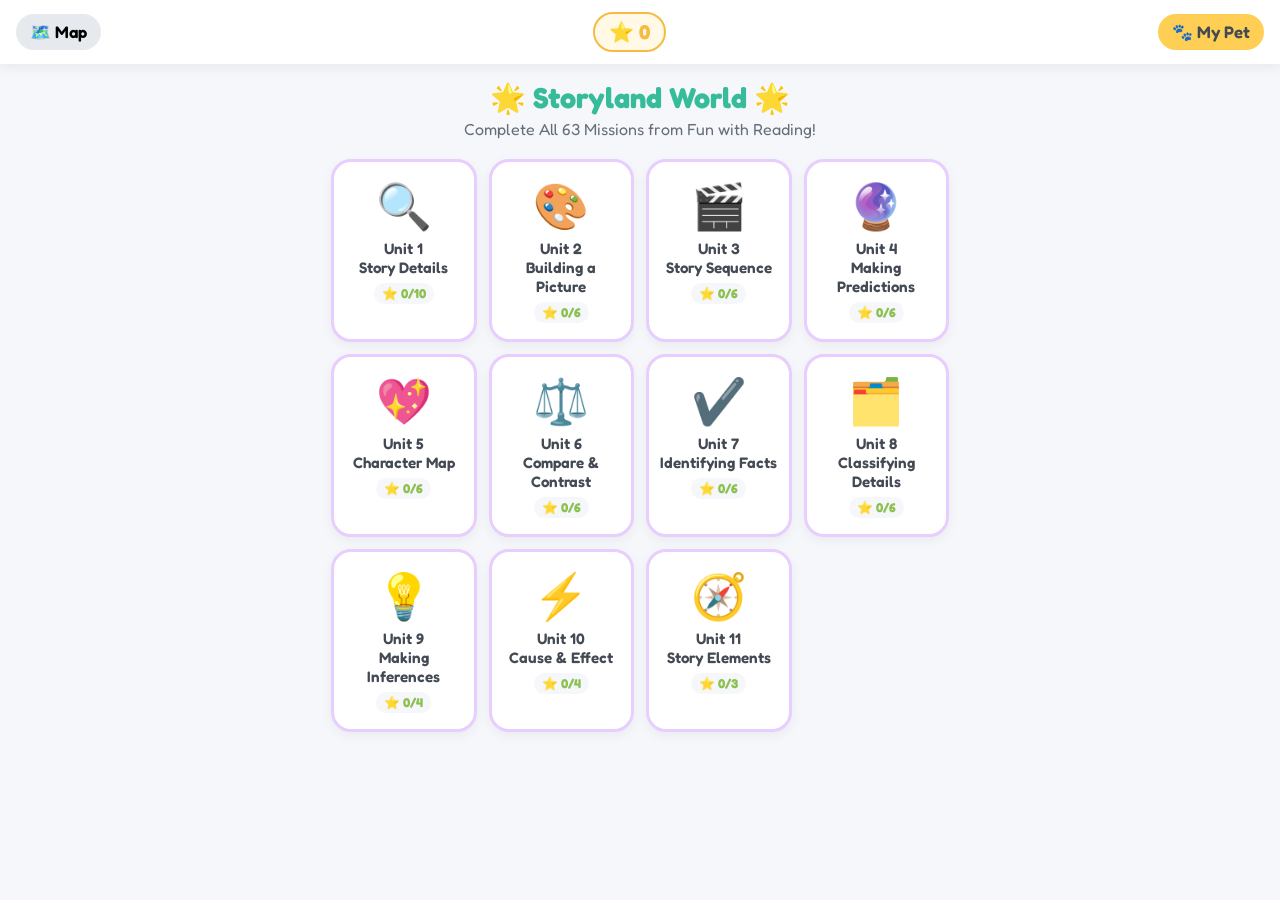
<file: reading/index.html>
<!DOCTYPE html>
<html lang="en">
<head>
  <meta charset="UTF-8">
  <meta name="viewport" content="width=device-width, initial-scale=1.0, maximum-scale=1.0, user-scalable=no, viewport-fit=cover">
  <title>Fun with Reading - Full Curriculum (63 Stories)</title>
  <link rel="preconnect" href="https://fonts.googleapis.com">
  <link rel="preconnect" href="https://fonts.gstatic.com" crossorigin>
  <link href="https://fonts.googleapis.com/css2?family=Fredoka:wght@400;600;700&display=swap" rel="stylesheet">
  <link rel="stylesheet" href="style.css">
</head>
<body>

  <!-- แถบนำทางด้านบน -->
  <header class="top-nav">
    <button class="nav-btn" onclick="showScreen('worldMapScreen')">🗺️ Map</button>
    <div class="stars-counter">⭐ <span id="totalStars">0</span></div>
    <button class="nav-btn pet-nav-btn" onclick="openPetMode()">🐾 My Pet</button>
  </header>

  <canvas id="confettiCanvas"></canvas>

  <main class="app-container">

    <!-- 1. แผนที่ 11 หน่วยการเรียนรู้ -->
    <section id="worldMapScreen" class="screen active">
      <div class="header-box">
        <h1>🌟 Storyland World 🌟</h1>
        <p>Complete All 63 Missions from Fun with Reading!</p>
      </div>
      <div class="islands-grid" id="islandsContainer"></div>
    </section>

    <!-- 2. หน้ารายชื่อนิทานในแต่ละหน่วย -->
    <section id="storySelectScreen" class="screen">
      <button class="back-pill" onclick="showScreen('worldMapScreen')">⬅️ Back to Map</button>
      <h2 id="currentUnitTitle" class="unit-title">Unit</h2>
      <div class="stories-grid" id="storiesContainer"></div>
    </section>

    <!-- 3. หน้านิทานเต็ม + คาราโอเกะ -->
    <section id="storyReaderScreen" class="screen">
      <button class="back-pill" onclick="showScreen('storySelectScreen')">⬅️ Back</button>
      
      <div class="reader-card">
        <div class="story-illustration" id="storyEmojiHero">📖</div>
        <h2 id="readerTitle">Story Title</h2>
        
        <div class="story-text-container" id="storyLinesBox"></div>

        <div class="audio-controls">
          <button class="btn-giant play-btn" onclick="readStoryAloud()">
            🔊 Read to Me
          </button>
        </div>

        <button class="btn-giant next-mission-btn" onclick="startStoryMission()">
          🎮 Play Mission! ➔
        </button>
      </div>
    </section>

    <!-- 4. หน้าทำภารกิจ/มินิเกม (มีเนื้อเรื่องกำกับอยู่ด้านบนเสมอ) -->
    <section id="gamePlayScreen" class="screen">
      <div class="game-top-bar">
        <span id="gameProgressTag" class="mission-tag">Question 1/4</span>
        <button class="btn-close" onclick="exitToReader()">✕</button>
      </div>

      <!-- กล่องเนื้อเรื่องกำกับให้อ่านประกอบโจทย์เสมอ -->
      <div class="mission-story-banner" id="missionStoryBanner">
        <div class="banner-header">
          <span id="missionStoryTitle" class="banner-title">📖 Story</span>
          <button class="banner-listen-btn" onclick="readMissionStoryAloud()" title="Listen again">🔊 Listen</button>
        </div>
        <div class="banner-lines" id="missionStoryLines"></div>
      </div>

      <!-- การ์ดโจทย์คำถามและตัวเลือก -->
      <div class="mission-card">
        <div class="prompt-box">
          <h3 id="gameInstruction">Instruction</h3>
          <button class="tts-small-btn" onclick="speakInstruction()">🔊</button>
        </div>

        <div id="dynamicGameArea" class="game-playfield"></div>
      </div>
    </section>

    <!-- 5. โหมดทบทวนคำศัพท์และให้อาหารสัตว์เลี้ยง -->
    <section id="petScreen" class="screen">
      <button class="back-pill" onclick="showScreen('worldMapScreen')">⬅️ Back to Map</button>
      <div class="pet-card">
        <h2>🐾 Word Pet Sanctuary</h2>
        <div class="pet-avatar-stage">
          <div id="petAvatar" class="pet-avatar">🐶</div>
          <div class="pet-bubble" id="petSpeech">Feed me words!</div>
        </div>

        <div class="pet-stats">
          <div class="stat-bar">
            <span>❤️ Happiness</span>
            <div class="bar-outer"><div id="petHeartBar" class="bar-inner" style="width: 50%;"></div></div>
          </div>
        </div>

        <div class="vocab-game-box">
          <h3>Tap the word you hear!</h3>
          <button class="btn-speaker" onclick="playVocabAudioPrompt()">🔊 Say Word</button>
          <div class="vocab-bubble-row" id="vocabChoicesBox"></div>
        </div>
      </div>
    </section>

  </main>

  <script src="data.js"></script>
  <script src="app.js"></script>
</body>
</html>
</file>
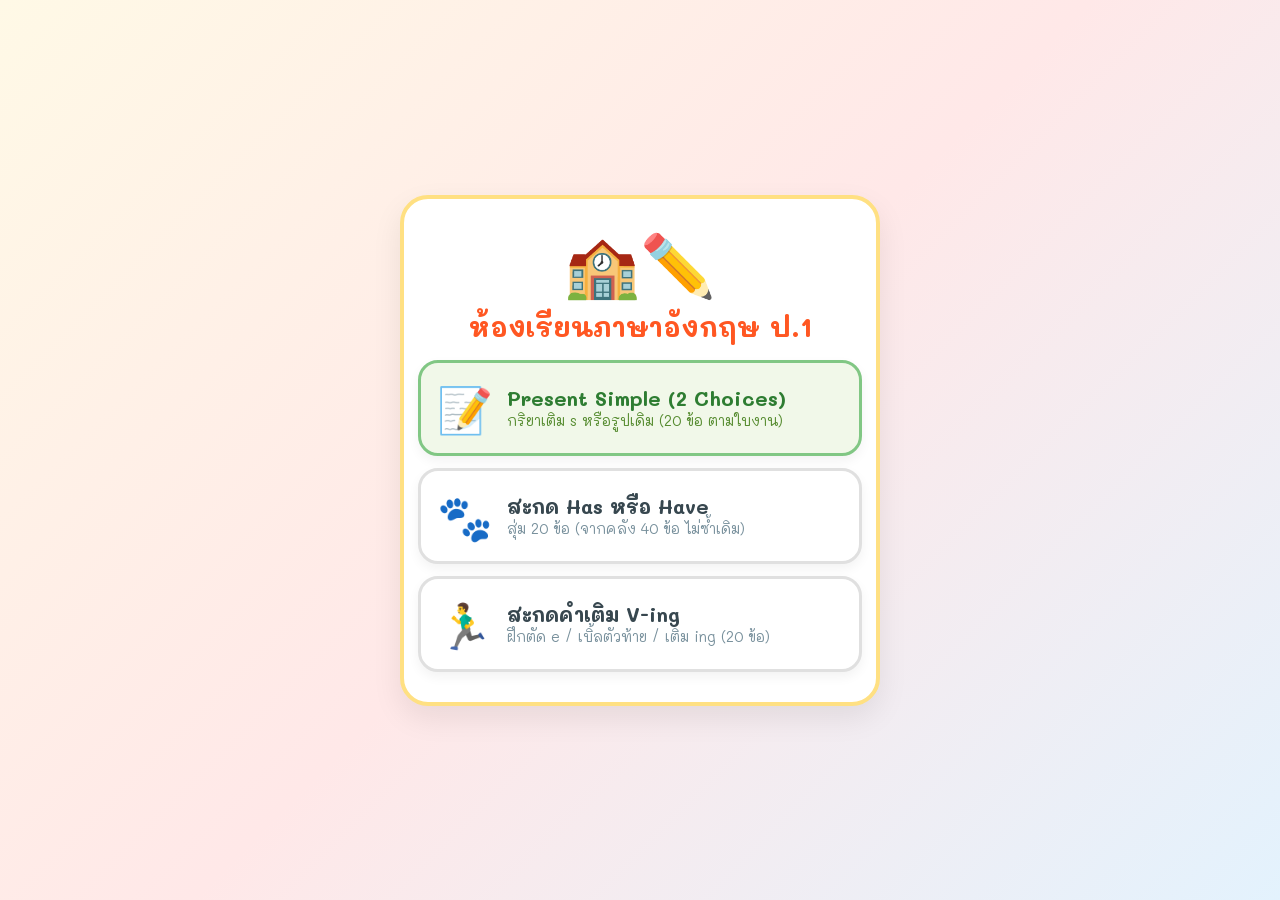
<file: english_2026.html>
<!DOCTYPE html>
<html lang="th">
<head>
  <meta charset="UTF-8">
  <meta name="viewport" content="width=device-width, initial-scale=1.0, maximum-scale=1.0, user-scalable=no">
  <title>เกมภาษาอังกฤษ ป.1: Present Simple & Grammar</title>
  <link href="https://fonts.googleapis.com/css2?family=Mali:wght@500;700;800&display=swap" rel="stylesheet">
  <style>
    :root {
      --primary: #4A90E2;
      --success: #4CAF50;
      --error: #FF5252;
      --yellow: #FFD54F;
      --bg-gradient: linear-gradient(135deg, #FFF9E6 0%, #FFE8E8 50%, #E3F2FD 100%);
      --text-dark: #37474F;
    }

    * {
      box-sizing: border-box;
      font-family: 'Mali', cursive, sans-serif;
      user-select: none;
      -webkit-tap-highlight-color: transparent;
    }

    body {
      margin: 0;
      padding: 12px;
      min-height: 100dvh;
      background: var(--bg-gradient);
      display: flex;
      justify-content: center;
      align-items: center;
    }

    /* การ์ดเกมหลัก (Mobile-First) */
    .app-card {
      background: #ffffff;
      border-radius: 28px;
      box-shadow: 0 12px 30px rgba(0, 0, 0, 0.08);
      width: 100%;
      max-width: 480px;
      padding: 18px 14px;
      text-align: center;
      border: 4px solid #FFE082;
      position: relative;
    }

    /* แถบด้านบน */
    .top-bar {
      display: flex;
      justify-content: space-between;
      align-items: center;
      margin-bottom: 10px;
    }

    .btn-circle {
      background: #ECEFF1;
      border: 2px solid #CFD8DC;
      border-radius: 50%;
      width: 42px;
      height: 42px;
      font-size: 1.25rem;
      cursor: pointer;
      display: flex;
      justify-content: center;
      align-items: center;
    }

    .btn-circle:active {
      transform: scale(0.92);
    }

    .badge-progress {
      background: #FF8A80;
      color: white;
      padding: 4px 16px;
      border-radius: 18px;
      font-size: 1.05rem;
      font-weight: 700;
    }

    .progress-track {
      background: #EEEEEE;
      border-radius: 10px;
      height: 10px;
      overflow: hidden;
      margin-bottom: 12px;
    }

    .progress-fill {
      background: linear-gradient(90deg, #66BB6A, #43A047);
      height: 100%;
      width: 0%;
      transition: width 0.3s ease;
    }

    /* อีโมจิดุ๊กดิ๊ก */
    .emoji-display {
      font-size: 4.2rem;
      min-height: 75px;
      display: flex;
      justify-content: center;
      align-items: center;
      animation: floatAnim 2s ease-in-out infinite;
    }

    @keyframes floatAnim {
      0%, 100% { transform: translateY(0px) scale(1); }
      50% { transform: translateY(-7px) scale(1.06); }
    }

    /* กล่องคำถาม */
    .question-panel {
      background: #F9FBE7;
      border: 2px dashed #AFB42B;
      border-radius: 20px;
      padding: 16px 12px;
      margin-bottom: 16px;
    }

    .prompt-label {
      font-size: 1.05rem;
      color: #689F38;
      font-weight: 700;
      margin-bottom: 4px;
    }

    .sentence-box {
      font-size: 1.45rem;
      font-weight: 800;
      color: var(--text-dark);
      line-height: 1.45;
    }

    .subject-text {
      color: #D84315;
      border-bottom: 2px solid #FFAB91;
    }

    .answer-slot {
      display: inline-block;
      min-width: 85px;
      min-height: 40px;
      padding: 2px 10px;
      margin: 0 4px;
      background: #FFFDE7;
      border: 2px solid #FFB300;
      border-radius: 14px;
      color: #1565C0;
      font-size: 1.5rem;
      vertical-align: middle;
    }

    /* แป้นกล่องตัวอักษร (สำหรับโหมดสะกด Has/Have & Ving) */
    .keyboard-wrapper {
      background: #F5F5F5;
      border-radius: 22px;
      padding: 14px 10px;
      margin-bottom: 14px;
    }

    .letters-grid {
      display: flex;
      flex-wrap: wrap;
      gap: 8px;
      justify-content: center;
      margin-bottom: 12px;
    }

    .btn-letter {
      background: #FFFFFF;
      border: 2px solid #90CAF9;
      color: #0D47A1;
      font-size: 1.6rem;
      font-weight: 800;
      width: 52px;
      height: 52px;
      border-radius: 14px;
      cursor: pointer;
      box-shadow: 0 4px 0 #64B5F6;
      display: flex;
      justify-content: center;
      align-items: center;
    }

    .btn-letter:active {
      transform: translateY(3px);
      box-shadow: 0 1px 0 #64B5F6;
      background: #E3F2FD;
    }

    .action-controls {
      display: flex;
      gap: 10px;
    }

    .btn-action {
      padding: 12px 6px;
      font-size: 1.25rem;
      font-weight: 800;
      border-radius: 16px;
      border: none;
      cursor: pointer;
      color: white;
      transition: all 0.08s;
    }

    .btn-delete {
      background: #FF7043;
      box-shadow: 0 4px 0 #D84315;
      flex: 0.4;
    }
    .btn-delete:active { transform: translateY(3px); box-shadow: 0 1px 0 #D84315; }

    .btn-check {
      background: #4CAF50;
      box-shadow: 0 4px 0 #2E7D32;
      flex: 0.6;
    }
    .btn-check:active { transform: translateY(3px); box-shadow: 0 1px 0 #2E7D32; }

    /* ปุ่ม 2 ตัวเลือก สำหรับหมวด Present Simple */
    .two-choices-wrapper {
      display: flex;
      flex-direction: column;
      gap: 12px;
      margin-bottom: 10px;
    }

    .btn-choice-2 {
      width: 100%;
      padding: 16px 12px;
      font-size: 1.55rem;
      font-weight: 800;
      border-radius: 20px;
      border: none;
      cursor: pointer;
      color: white;
      box-shadow: 0 5px 0 rgba(0,0,0,0.15);
      transition: all 0.08s ease;
      display: flex;
      align-items: center;
      justify-content: flex-start;
      padding-left: 24px;
    }

    .btn-choice-2:active {
      transform: translateY(4px);
      box-shadow: 0 1px 0 rgba(0,0,0,0.15);
    }

    .choice-opt-a { background: #42A5F5; }
    .choice-opt-b { background: #66BB6A; }

    .choice-badge {
      background: rgba(255,255,255,0.3);
      padding: 4px 12px;
      border-radius: 12px;
      margin-right: 14px;
      font-size: 1.25rem;
    }

    /* เมนูหลัก */
    .menu-card {
      background: white;
      border: 3px solid #E0E0E0;
      border-radius: 20px;
      padding: 16px;
      margin-bottom: 12px;
      cursor: pointer;
      display: flex;
      align-items: center;
      text-align: left;
      box-shadow: 0 5px 12px rgba(0,0,0,0.05);
      transition: all 0.15s;
    }

    .menu-card:active {
      transform: scale(0.98);
      border-color: #FFA726;
      background: #FFFDE7;
    }

    /* Popup Modal เฉลย */
    .modal-backdrop {
      position: fixed;
      top: 0; left: 0; right: 0; bottom: 0;
      background: rgba(0, 0, 0, 0.45);
      display: flex;
      justify-content: center;
      align-items: center;
      padding: 16px;
      opacity: 0;
      pointer-events: none;
      transition: opacity 0.2s ease;
      z-index: 1000;
    }

    .modal-backdrop.active {
      opacity: 1;
      pointer-events: all;
    }

    .modal-window {
      background: white;
      border-radius: 26px;
      padding: 22px 18px;
      width: 100%;
      max-width: 390px;
      text-align: center;
      border: 4px solid #B2EBF2;
      transform: scale(0.85);
      transition: transform 0.25s cubic-bezier(0.175, 0.885, 0.32, 1.275);
    }

    .modal-backdrop.active .modal-window { transform: scale(1); }
    .popup-icon { font-size: 3.8rem; margin-bottom: 6px; }
    .popup-title { font-size: 1.6rem; font-weight: 800; margin-bottom: 8px; }
    .popup-text { font-size: 1.15rem; color: #455A64; line-height: 1.5; margin-bottom: 18px; }
    .popup-text b { color: #D81B60; }

    .hidden { display: none !important; }
  </style>
</head>
<body>

  <div class="app-card">
    
    <!-- 1. หน้าเมนูหลัก (3 โหมด) -->
    <div id="screen-menu">
      <div style="font-size: 3.8rem; margin: 6px 0;">🏫✏️</div>
      <h2 style="font-size: 1.7rem; color: #FF5722; margin: 4px 0 16px 0;">ห้องเรียนภาษาอังกฤษ ป.1</h2>

      <!-- โหมดใหม่: Present Simple (ตามใบงาน 2 Choices) -->
      <div class="menu-card" style="border-color: #81C784; background: #F1F8E9;" onclick="initGameMode('present_simple')">
        <div style="font-size: 2.8rem; margin-right: 14px;">📝</div>
        <div>
          <div style="font-size: 1.25rem; font-weight: 800; color: #2E7D32;">Present Simple (2 Choices)</div>
          <div style="font-size: 0.9rem; color: #558B2F;">กริยาเติม s หรือรูปเดิม (20 ข้อ ตามใบงาน)</div>
        </div>
      </div>

      <!-- โหมด: Has / Have สะกดคำ -->
      <div class="menu-card" onclick="initGameMode('hashave')">
        <div style="font-size: 2.8rem; margin-right: 14px;">🐾</div>
        <div>
          <div style="font-size: 1.25rem; font-weight: 800; color: #37474F;">สะกด Has หรือ Have</div>
          <div style="font-size: 0.9rem; color: #78909C;">สุ่ม 20 ข้อ (จากคลัง 40 ข้อ ไม่ซ้ำเดิม)</div>
        </div>
      </div>

      <!-- โหมด: V-ing สะกดคำ -->
      <div class="menu-card" onclick="initGameMode('ving')">
        <div style="font-size: 2.8rem; margin-right: 14px;">🏃‍♂️</div>
        <div>
          <div style="font-size: 1.25rem; font-weight: 800; color: #37474F;">สะกดคำเติม V-ing</div>
          <div style="font-size: 0.9rem; color: #78909C;">ฝึกตัด e / เบิ้ลตัวท้าย / เติม ing (20 ข้อ)</div>
        </div>
      </div>
    </div>

    <!-- 2. หน้าคำถาม (Quiz Screen) -->
    <div id="screen-quiz" class="hidden">
      <div class="top-bar">
        <button class="btn-circle" onclick="showScreen('menu')" title="กลับหน้าแรก">🏠</button>
        <span class="badge-progress" id="label-progress">ข้อ 1 / 20</span>
        <span style="font-size: 1.25rem; font-weight:800; color:#FFA000;" id="label-score">⭐ 0</span>
      </div>

      <div class="progress-track">
        <div class="progress-fill" id="progress-bar"></div>
      </div>

      <div class="emoji-display" id="question-emoji">⚽</div>

      <div class="question-panel">
        <div class="prompt-label" id="prompt-label">เลือกคำตอบที่ถูกต้อง</div>
        <div class="sentence-box" id="sentence-display"></div>
      </div>

      <!-- ส่วนที่ A: แป้นกล่องตัวอักษรสะกดคำ (สำหรับ Has/Have & V-ing) -->
      <div class="keyboard-wrapper hidden" id="keyboard-section">
        <div style="font-size:0.95rem; color:#78909C; font-weight:700; margin-bottom:10px;">แตะตัวอักษรสะกดทีละตัวจ้า 👇</div>
        <div class="letters-grid" id="letters-container"></div>
        <div class="action-controls">
          <button class="btn-action btn-delete" onclick="handleDelete()">⌫ ลบ</button>
          <button class="btn-action btn-check" onclick="handleCheckSpelling()">ตรวจคำตอบ ✨</button>
        </div>
      </div>

      <!-- ส่วนที่ B: ปุ่มเลือก 2 ตัวเลือก A / B (สำหรับ Present Simple) -->
      <div class="two-choices-wrapper hidden" id="two-choices-section">
        <button class="btn-choice-2 choice-opt-a" onclick="handleSelectTwoChoice('A')">
          <span class="choice-badge">A</span> <span id="choice-text-a">get up</span>
        </button>
        <button class="btn-choice-2 choice-opt-b" onclick="handleSelectTwoChoice('B')">
          <span class="choice-badge">B</span> <span id="choice-text-b">gets up</span>
        </button>
      </div>
    </div>

    <!-- 3. หน้าสรุปผลคะแนน (Result Screen) -->
    <div id="screen-result" class="hidden">
      <div style="font-size: 4.5rem; margin: 10px 0;" id="result-trophy">🏆</div>
      <h2 style="font-size: 1.8rem; color: #2E7D32; margin: 6px 0;" id="result-heading">ยอดเยี่ยมมากคนเก่ง!</h2>
      <p style="font-size: 1.2rem; color: #546E7A; margin-bottom: 6px;">น้องทำถูกตั้งแต่ครั้งแรกไปทั้งหมด</p>
      <div style="font-size: 2.6rem; font-weight: 800; color: #FFA000; margin-bottom: 20px;" id="result-score-text">⭐ 20 / 20</div>
      
      <button class="btn-action" style="background:#42A5F5; box-shadow:0 4px 0 #1976D2; width:100%; margin-bottom: 12px;" onclick="initGameMode(currentMode)">
        🔄 เล่นอีกรอบนะ!
      </button>
      <button class="btn-action" style="background:#B0BEC5; box-shadow:0 4px 0 #78909C; width:100%;" onclick="showScreen('menu')">
        🏠 กลับหน้าหลัก
      </button>
    </div>

  </div>

  <!-- Popup Modal เฉลย -->
  <div class="modal-backdrop" id="popup-modal">
    <div class="modal-window">
      <div class="popup-icon" id="popup-icon">🌟</div>
      <div class="popup-title" id="popup-title">ถูกต้องจ้า!</div>
      <div class="popup-text" id="popup-explain">คำอธิบาย</div>
      <button class="btn-action btn-check" style="width: 100%; font-size: 1.35rem;" onclick="handleNextQuestion()">
        ข้อต่อไปเลย ➔
      </button>
    </div>
  </div>

  <script>
    /* ==========================================================
       1. ระบบเสียงสังเคราะห์ Web Audio API (ไม่ต้องต่อเน็ต)
       ========================================================== */
    let audioContext = null;

    function ensureAudio() {
      if (!audioContext) audioContext = new (window.AudioContext || window.webkitAudioContext)();
      if (audioContext.state === 'suspended') audioContext.resume();
    }

    function soundCorrect() {
      ensureAudio();
      const notes = [523.25, 659.25, 783.99, 1046.50];
      notes.forEach((freq, idx) => {
        const osc = audioContext.createOscillator();
        const gain = audioContext.createGain();
        osc.type = 'triangle';
        osc.frequency.setValueAtTime(freq, audioContext.currentTime + idx * 0.07);

        gain.gain.setValueAtTime(0, audioContext.currentTime + idx * 0.07);
        gain.gain.linearRampToValueAtTime(0.25, audioContext.currentTime + idx * 0.07 + 0.02);
        gain.gain.exponentialRampToValueAtTime(0.001, audioContext.currentTime + idx * 0.07 + 0.32);

        osc.connect(gain);
        gain.connect(audioContext.destination);

        osc.start(audioContext.currentTime + idx * 0.07);
        osc.stop(audioContext.currentTime + idx * 0.07 + 0.32);
      });
    }

    function soundWrong() {
      ensureAudio();
      const freqs = [250, 180];
      freqs.forEach((f, idx) => {
        const osc = audioContext.createOscillator();
        const gain = audioContext.createGain();
        osc.type = 'sine';
        osc.frequency.setValueAtTime(f, audioContext.currentTime + idx * 0.14);

        gain.gain.setValueAtTime(0.3, audioContext.currentTime + idx * 0.14);
        gain.gain.exponentialRampToValueAtTime(0.001, audioContext.currentTime + idx * 0.14 + 0.2);

        osc.connect(gain);
        gain.connect(audioContext.destination);

        osc.start(audioContext.currentTime + idx * 0.14);
        osc.stop(audioContext.currentTime + idx * 0.14 + 0.2);
      });
    }

    /* ==========================================================
       2. คลังข้อสอบโหมดใหม่: Present Simple Tense (2 Choices 20 ข้อ)
       (อ้างอิงและต่อยอดจากใบงานของน้อง Punniya คละประธานครบถ้วน)
       ========================================================== */
    const presentSimpleBank = [
      // 1. I (Pronoun)
      { subject: 'I', rest: 'up at 7 o\'clock every day.', optA: 'get up', optB: 'gets up', correct: 'A', emoji: '⏰', explain: 'ประธานคือ <b>"I"</b> กริยาใช้รูปเดิม <b>ไม่ต้องเติม s</b> จ้า' },
      // 2. She (Pronoun)
      { subject: 'She', rest: 'to school every morning.', optA: 'go', optB: 'goes', correct: 'B', emoji: '🏫', explain: 'ประธานคือ <b>"She"</b> (1 คน) คำกริยาลงท้ายด้วย o ต้องเติม <b>es (goes)</b>' },
      // 3. We (Pronoun)
      { subject: 'We', rest: 'milk every day.', optA: 'drink', optB: 'drinks', correct: 'A', emoji: '🥛', explain: 'ประธานคือ <b>"We"</b> (พวกเรา หลายคน) กริยา <b>ไม่ต้องเติม s</b> จ้า' },
      // 4. He (Pronoun)
      { subject: 'He', rest: 'football after school.', optA: 'play', optB: 'plays', correct: 'B', emoji: '⚽', explain: 'ประธานคือ <b>"He"</b> (เขา 1 คน) กริยาต้องเติม <b>s (plays)</b>' },
      // 5. It (Pronoun)
      { subject: 'It', rest: 'brightly in the morning.', optA: 'shine', optB: 'shines', correct: 'B', emoji: '☀️', explain: 'ประธานคือ <b>"It"</b> (สิ่งเดียว) กริยาต้องเติม <b>s (shines)</b>' },
      // 6. You (Pronoun)
      { subject: 'You', rest: 'TV in the evening.', optA: 'watch', optB: 'watches', correct: 'A', emoji: '📺', explain: 'ประธานคือ <b>"You"</b> กริยาใช้รูปเดิม <b>ไม่ต้องเติม s/es</b> จ้า' },
      // 7. They (Pronoun)
      { subject: 'They', rest: 'English on Monday.', optA: 'study', optB: 'studies', correct: 'A', emoji: '📖', explain: 'ประธานคือ <b>"They"</b> (หลายคน) กริยาใช้รูปเดิม <b>ไม่ต้องเปลี่ยน y เป็น ies</b>' },
      // 8. My mom (Noun เอกพจน์)
      { subject: 'My mom', rest: 'dinner every night.', optA: 'cook', optB: 'cooks', correct: 'B', emoji: '🍳', explain: 'ประธานคือ <b>"My mom"</b> (คุณแม่ 1 คน) กริยาต้องเติม <b>s (cooks)</b>' },
      // 9. The boys (Noun พหูพจน์ -s)
      { subject: 'The boys', rest: 'fast in the park.', optA: 'run', optB: 'runs', correct: 'A', emoji: '🏃‍♂️', explain: 'ประธานคือ <b>"The boys"</b> (เด็กหลายคน มี s) กริยา <b>ไม่ต้องเติม s</b>' },
      // 10. She (Pronoun)
      { subject: 'She', rest: 'a storybook every day.', optA: 'read', optB: 'reads', correct: 'B', emoji: '📚', explain: 'ประธานคือ <b>"She"</b> (เธอ 1 คน) กริยาต้องเติม <b>s (reads)</b>' },
      // 11. It (Pronoun)
      { subject: 'It', rest: 'a ball in the garden.', optA: 'chases', optB: 'chase', correct: 'A', emoji: '🐶', explain: 'ประธานคือ <b>"It"</b> (สัตว์ 1 ตัว) กริยาต้องเติม <b>s (chases)</b>' },
      // 12. We (Pronoun)
      { subject: 'We', rest: 'lunch at 12 o\'clock.', optA: 'eat', optB: 'eats', correct: 'A', emoji: '🥪', explain: 'ประธานคือ <b>"We"</b> (พวกเรา หลายคน) กริยา <b>ไม่ต้องเติม s</b>' },
      // 13. Tom and Ben (Noun พหูพจน์ 2 คน)
      { subject: 'Tom and Ben', rest: 'their bicycles.', optA: 'ride', optB: 'rides', correct: 'A', emoji: '🚲', explain: 'ประธานคือ <b>"Tom and Ben"</b> (2 คน = หลายคน) กริยา <b>ไม่ต้องเติม s</b>' },
      // 14. Cats (Noun พหูพจน์ -s)
      { subject: 'Cats', rest: 'warm milk.', optA: 'like', optB: 'likes', correct: 'A', emoji: '🐱', explain: 'ประธานคือ <b>"Cats"</b> (แมวเติม s = หลายตัว) กริยา <b>ไม่ต้องเติม s</b>' },
      // 15. My sister (Noun เอกพจน์)
      { subject: 'My sister', rest: 'sweet ice cream.', optA: 'like', optB: 'likes', correct: 'B', emoji: '🍦', explain: 'ประธานคือ <b>"My sister"</b> (น้องสาว 1 คน) กริยาต้องเติม <b>s (likes)</b>' },
      // 16. He (Pronoun)
      { subject: 'He', rest: 'his mom in the kitchen.', optA: 'help', optB: 'helps', correct: 'B', emoji: '🥣', explain: 'ประธานคือ <b>"He"</b> (เขา 1 คน) กริยาต้องเติม <b>s (helps)</b>' },
      // 17. The sun (Noun เอกพจน์ - ข้อ 19 ในใบงาน)
      { subject: 'The sun', rest: 'in the east.', optA: 'rise', optB: 'rises', correct: 'B', emoji: '🌅', explain: 'ประธานคือ <b>"The sun"</b> (พระอาทิตย์ 1 ดวง) กริยาต้องเติม <b>s (rises)</b>' },
      // 18. Dogs (Noun พหูพจน์ -s)
      { subject: 'Dogs', rest: 'loudly at night.', optA: 'bark', optB: 'barks', correct: 'A', emoji: '🐕', explain: 'ประธานคือ <b>"Dogs"</b> (หมาเติม s = หลายตัว) กริยา <b>ไม่ต้องเติม s</b>' },
      // 19. A bird (Noun เอกพจน์)
      { subject: 'A bird', rest: 'high in the sky.', optA: 'fly', optB: 'flies', correct: 'B', emoji: '🐦', explain: 'ประธานคือ <b>"A bird"</b> (นก 1 ตัว) เปลี่ยน y เป็น <b>ies (flies)</b>' },
      // 20. I (Pronoun)
      { subject: 'I', rest: 'to bed at 9 o\'clock.', optA: 'go', optB: 'goes', correct: 'A', emoji: '🛏️', explain: 'ประธานคือ <b>"I"</b> กริยาใช้รูปเดิม <b>(go)</b> ไม่ต้องเติม es จ้า' }
    ];

    /* ==========================================================
       3. คลังข้อสอบ Has/Have 40 ข้อ (สุ่ม 20 ข้อ/รอบ)
       ========================================================== */
    const hasHaveBank = [
      { subject: 'He', rest: 'a red ball.', ans: 'has', emoji: '⚽', explain: 'ประธานคือ <b>"He"</b> (เขา 1 คน) ใช้ <b>has</b>' },
      { subject: 'She', rest: 'a cute doll.', ans: 'has', emoji: '🪆', explain: 'ประธานคือ <b>"She"</b> (เธอ 1 คน) ใช้ <b>has</b>' },
      { subject: 'It', rest: 'a long tail.', ans: 'has', emoji: '🐒', explain: 'ประธานคือ <b>"It"</b> (สัตว์ 1 ตัว) ใช้ <b>has</b>' },
      { subject: 'I', rest: 'two eyes.', ans: 'have', emoji: '👀', explain: 'ประธานคือ <b>"I"</b> เป็นคนพิเศษ ใช้ <b>have</b> เสมอ' },
      { subject: 'You', rest: 'a green apple.', ans: 'have', emoji: '🍏', explain: 'ประธานคือ <b>"You"</b> ใช้คู่กับ <b>have</b>' },
      { subject: 'We', rest: 'many toys.', ans: 'have', emoji: '🧸', explain: 'ประธานคือ <b>"We"</b> (พวกเรา หลายคน) ใช้ <b>have</b>' },
      { subject: 'They', rest: 'colorful balloons.', ans: 'have', emoji: '🎈', explain: 'ประธานคือ <b>"They"</b> ใช้คู่กับ <b>have</b>' },
      { subject: 'He', rest: 'a blue bicycle.', ans: 'has', emoji: '🚲', explain: 'ประธานคือ <b>"He"</b> (ผู้ชาย 1 คน) ใช้ <b>has</b>' },
      { subject: 'She', rest: 'pink shoes.', ans: 'has', emoji: '👟', explain: 'ประธานคือ <b>"She"</b> (ผู้หญิง 1 คน) ใช้ <b>has</b>' },
      { subject: 'It', rest: 'sharp teeth.', ans: 'has', emoji: '🐊', explain: 'ประธานคือ <b>"It"</b> (จระเข้ 1 ตัว) ใช้ <b>has</b>' },
      { subject: 'I', rest: 'a yellow pencil.', ans: 'have', emoji: '✏️', explain: 'ประธานคือ <b>"I"</b> ต้องคู่กับ <b>have</b>' },
      { subject: 'You', rest: 'a cool robot.', ans: 'have', emoji: '🤖', explain: 'ประธานคือ <b>"You"</b> ต้องคู่กับ <b>have</b>' },
      { subject: 'We', rest: 'funny books.', ans: 'have', emoji: '📚', explain: 'ประธานคือ <b>"We"</b> ใช้ <b>have</b>' },
      { subject: 'They', rest: 'sweet cakes.', ans: 'have', emoji: '🧁', explain: 'ประธานคือ <b>"They"</b> ใช้ <b>have</b>' },
      { subject: 'He', rest: 'an ice cream.', ans: 'has', emoji: '🍦', explain: 'ประธานคือ <b>"He"</b> ใช้ <b>has</b>' },
      { subject: 'My mom', rest: 'a yellow bag.', ans: 'has', emoji: '👩', explain: 'ประธานคือ <b>"My mom"</b> (คุณแม่ 1 คน) ใช้ <b>has</b>' },
      { subject: 'My dad', rest: 'a black watch.', ans: 'has', emoji: '👨', explain: 'ประธานคือ <b>"My dad"</b> (คุณพ่อ 1 คน) ใช้ <b>has</b>' },
      { subject: 'My dog', rest: 'fluffy fur.', ans: 'has', emoji: '🐕', explain: 'ประธานคือ <b>"My dog"</b> (หมา 1 ตัว) ใช้ <b>has</b>' },
      { subject: 'My sister', rest: 'a pink dress.', ans: 'has', emoji: '👧', explain: 'ประธานคือ <b>"My sister"</b> (น้องสาว 1 คน) ใช้ <b>has</b>' },
      { subject: 'My brother', rest: 'a toy plane.', ans: 'has', emoji: '✈️', explain: 'ประธานคือ <b>"My brother"</b> (พี่ชาย 1 คน) ใช้ <b>has</b>' },
      { subject: 'My friends', rest: 'new balls.', ans: 'have', emoji: '🧑‍🤝‍🧑', explain: 'ประธานคือ <b>"My friends"</b> (เพื่อนเติม s = หลายคน) ใช้ <b>have</b>' },
      { subject: 'My cats', rest: 'blue eyes.', ans: 'have', emoji: '🐱', explain: 'ประธานคือ <b>"My cats"</b> (แมวเติม s = หลายตัว) ใช้ <b>have</b>' },
      { subject: 'My teachers', rest: 'kind smiles.', ans: 'have', emoji: '👩‍🏫', explain: 'ประธานคือ <b>"My teachers"</b> (คุณครูเติม s = หลายท่าน) ใช้ <b>have</b>' },
      { subject: 'My dogs', rest: 'long ears.', ans: 'have', emoji: '🐶', explain: 'ประธานคือ <b>"My dogs"</b> (หมาเติม s = หลายตัว) ใช้ <b>have</b>' },
      { subject: 'The boy', rest: 'a toy train.', ans: 'has', emoji: '👦', explain: 'ประธานคือ <b>"The boy"</b> (เด็กชาย 1 คน) ใช้ <b>has</b>' },
      { subject: 'The boys', rest: 'toy trains.', ans: 'have', emoji: '👦👦', explain: 'ประธานคือ <b>"The boys"</b> (เด็กชายเติม s = หลายคน) ใช้ <b>have</b>' },
      { subject: 'A cat', rest: 'four legs.', ans: 'has', emoji: '🐈', explain: 'ประธานคือ <b>"A cat"</b> (แมว 1 ตัว) ใช้ <b>has</b>' },
      { subject: 'Cats', rest: 'soft paws.', ans: 'have', emoji: '🐾', explain: 'ประธานคือ <b>"Cats"</b> (แมวเติม s = หลายตัว) ใช้ <b>have</b>' },
      { subject: 'A bird', rest: 'two wings.', ans: 'has', emoji: '🐦', explain: 'ประธานคือ <b>"A bird"</b> (นก 1 ตัว) ใช้ <b>has</b>' },
      { subject: 'Two birds', rest: 'little nests.', ans: 'have', emoji: '🪺', explain: 'ประธานคือ <b>"Two birds"</b> (นก 2 ตัว = หลายตัว) ใช้ <b>have</b>' },
      { subject: 'Tom', rest: 'a skateboard.', ans: 'has', emoji: '🛹', explain: 'ประธานคือ <b>"Tom"</b> (คนเดียว) ใช้ <b>has</b>' },
      { subject: 'Tom and Ben', rest: 'kites.', ans: 'have', emoji: '🪁', explain: 'ประธานคือ <b>"Tom and Ben"</b> (2 คน) ใช้ <b>have</b>' },
      { subject: 'The teacher', rest: 'a green pen.', ans: 'has', emoji: '👩‍🏫', explain: 'ประธานคือ <b>"The teacher"</b> (คุณครู 1 คน) ใช้ <b>has</b>' },
      { subject: 'The students', rest: 'school bags.', ans: 'have', emoji: '🎒', explain: 'ประธานคือ <b>"The students"</b> (นักเรียนเติม s = หลายคน) ใช้ <b>have</b>' },
      { subject: 'The dog', rest: 'a big bone.', ans: 'has', emoji: '🦴', explain: 'ประธานคือ <b>"The dog"</b> (หมา 1 ตัว) ใช้ <b>has</b>' },
      { subject: 'Dogs', rest: 'wet noses.', ans: 'have', emoji: '🐶', explain: 'ประธานคือ <b>"Dogs"</b> (หมาเติม s = หลายตัว) ใช้ <b>have</b>' },
      { subject: 'A rabbit', rest: 'two long ears.', ans: 'has', emoji: '🐰', explain: 'ประธานคือ <b>"A rabbit"</b> (กระต่าย 1 ตัว) ใช้ <b>has</b>' },
      { subject: 'Rabbits', rest: 'carrots.', ans: 'have', emoji: '🥕', explain: 'ประธานคือ <b>"Rabbits"</b> (กระต่ายเติม s = หลายตัว) ใช้ <b>have</b>' },
      { subject: 'The girl', rest: 'a cute ribbon.', ans: 'has', emoji: '👧', explain: 'ประธานคือ <b>"The girl"</b> (เด็กหญิง 1 คน) ใช้ <b>has</b>' },
      { subject: 'The girls', rest: 'flower rings.', ans: 'have', emoji: '🌸', explain: 'ประธานคือ <b>"The girls"</b> (เด็กหญิงเติม s = หลายคน) ใช้ <b>have</b>' }
    ];

    /* ==========================================================
       4. คลังข้อสอบ V-ing 20 ข้อ (สะกดคำ)
       ========================================================== */
    const vingBank = [
      { verb: 'play', thai: 'เล่น', ans: 'playing', letters: ['a', 'g', 'i', 'l', 'n', 'p', 'y'], emoji: '🎮', explain: 'คำว่า <b>play</b> เติม <b>-ing</b> ได้ทันที เป็น <b>playing</b>' },
      { verb: 'run', thai: 'วิ่ง', ans: 'running', letters: ['e', 'g', 'i', 'n', 'r', 'u'], emoji: '🏃', explain: 'คำว่า <b>run</b> เสียงสั้น เบิ้ล <b>n</b> ตัวท้าย เป็น <b>running</b>' },
      { verb: 'dance', thai: 'เต้น', ans: 'dancing', letters: ['a', 'c', 'd', 'e', 'g', 'i', 'n'], emoji: '💃', explain: 'คำว่า <b>dance</b> ลงท้ายด้วย <b>e</b> ให้ตัด e ทิ้งก่อนเติม ing เป็น <b>dancing</b>' },
      { verb: 'eat', thai: 'กิน', ans: 'eating', letters: ['a', 'e', 'g', 'i', 'n', 't'], emoji: '🍎', explain: 'คำว่า <b>eat</b> เติม <b>-ing</b> ได้ทันที เป็น <b>eating</b>' },
      { verb: 'swim', thai: 'ว่ายน้ำ', ans: 'swimming', letters: ['e', 'g', 'i', 'm', 'n', 's', 'w'], emoji: '🏊', explain: 'คำว่า <b>swim</b> สระเสียงสั้น เบิ้ล <b>m</b> ตัวท้าย เป็น <b>swimming</b>' },
      { verb: 'ride', thai: 'ขี่จักรยาน', ans: 'riding', letters: ['d', 'e', 'g', 'i', 'n', 'r'], emoji: '🚲', explain: 'คำว่า <b>ride</b> ลงท้ายด้วย <b>e</b> ให้ตัด e ทิ้ง เป็น <b>riding</b>' },
      { verb: 'read', thai: 'อ่าน', ans: 'reading', letters: ['a', 'd', 'e', 'g', 'i', 'n', 'r'], emoji: '📖', explain: 'คำว่า <b>read</b> เติม <b>-ing</b> ได้ทันที เป็น <b>reading</b>' },
      { verb: 'sit', thai: 'นั่ง', ans: 'sitting', letters: ['e', 'g', 'i', 'n', 's', 't'], emoji: '🪑', explain: 'คำว่า <b>sit</b> สระเสียงสั้น เบิ้ล <b>t</b> ตัวท้าย เป็น <b>sitting</b>' },
      { verb: 'make', thai: 'ทำเค้ก', ans: 'making', letters: ['a', 'e', 'g', 'i', 'k', 'm', 'n'], emoji: '🎂', explain: 'คำว่า <b>make</b> ลงท้ายด้วย <b>e</b> ให้ตัด e ทิ้ง เป็น <b>making</b>' },
      { verb: 'jump', thai: 'กระโดด', ans: 'jumping', letters: ['g', 'i', 'j', 'm', 'n', 'p', 'u'], emoji: '🦘', explain: 'คำว่า <b>jump</b> มีตัวสะกดสองตัว เติม <b>-ing</b> ได้เลย เป็น <b>jumping</b>' },
      { verb: 'write', thai: 'เขียน', ans: 'writing', letters: ['e', 'g', 'i', 'n', 'r', 't', 'w'], emoji: '✏️', explain: 'คำว่า <b>write</b> ลงท้ายด้วย <b>e</b> ให้ตัด e ทิ้ง เป็น <b>writing</b>' },
      { verb: 'cut', thai: 'ตัดกระดาษ', ans: 'cutting', letters: ['c', 'e', 'g', 'i', 'n', 't', 'u'], emoji: '✂️', explain: 'คำว่า <b>cut</b> สระเสียงสั้น เบิ้ล <b>t</b> ตัวท้าย เป็น <b>cutting</b>' },
      { verb: 'sleep', thai: 'นอนหลับ', ans: 'sleeping', letters: ['e', 'g', 'i', 'l', 'n', 'p', 's'], emoji: '😴', explain: 'คำว่า <b>sleep</b> มีสระสองตัว เติม <b>-ing</b> ได้ทันที เป็น <b>sleeping</b>' },
      { verb: 'come', thai: 'มา', ans: 'coming', letters: ['c', 'e', 'g', 'i', 'm', 'n', 'o'], emoji: '🚪', explain: 'คำว่า <b>come</b> ลงท้ายด้วย <b>e</b> ให้ตัด e ทิ้ง เป็น <b>coming</b>' },
      { verb: 'stop', thai: 'หยุด', ans: 'stopping', letters: ['e', 'g', 'i', 'n', 'o', 'p', 's', 't'], emoji: '🛑', explain: 'คำว่า <b>stop</b> สระเสียงสั้น เบิ้ล <b>p</b> ตัวท้าย เป็น <b>stopping</b>' },
      { verb: 'cook', thai: 'ทำอาหาร', ans: 'cooking', letters: ['c', 'g', 'i', 'k', 'n', 'o'], emoji: '🍳', explain: 'คำว่า <b>cook</b> เติม <b>-ing</b> ได้เลย เป็น <b>cooking</b>' },
      { verb: 'smile', thai: 'ยิ้ม', ans: 'smiling', letters: ['e', 'g', 'i', 'l', 'm', 'n', 's'], emoji: '😊', explain: 'คำว่า <b>smile</b> ลงท้ายด้วย <b>e</b> ให้ตัด e ทิ้ง เป็น <b>smiling</b>' },
      { verb: 'dig', thai: 'ขุดดิน', ans: 'digging', letters: ['d', 'e', 'g', 'i', 'n'], emoji: '🐶', explain: 'คำว่า <b>dig</b> สระเสียงสั้น เบิ้ล <b>g</b> ตัวท้าย เป็น <b>digging</b>' },
      { verb: 'walk', thai: 'เดิน', ans: 'walking', letters: ['a', 'g', 'i', 'k', 'l', 'n', 'w'], emoji: '🚶', explain: 'คำว่า <b>walk</b> เติม <b>-ing</b> ได้ทันที เป็น <b>walking</b>' },
      { verb: 'drive', thai: 'ขับรถ', ans: 'driving', letters: ['d', 'e', 'g', 'i', 'n', 'r', 'v'], emoji: '🚗', explain: 'คำว่า <b>drive</b> ลงท้ายด้วย <b>e</b> ให้ตัด e ทิ้ง เป็น <b>driving</b>' }
    ];

    /* ==========================================================
       5. ตรรกะและระบบการทำงานของเกม
       ========================================================== */
    let currentMode = 'present_simple';
    let currentQuizList = [];
    let currentIndex = 0;
    let score = 0;
    let typedSpelling = '';
    let isAnswered = false;

    function showScreen(screenId) {
      document.getElementById('screen-menu').classList.add('hidden');
      document.getElementById('screen-quiz').classList.add('hidden');
      document.getElementById('screen-result').classList.add('hidden');

      if (screenId === 'menu') document.getElementById('screen-menu').classList.remove('hidden');
      if (screenId === 'quiz') document.getElementById('screen-quiz').classList.remove('hidden');
      if (screenId === 'result') document.getElementById('screen-result').classList.remove('hidden');
    }

    function shuffle(arr) {
      const copy = [...arr];
      for (let i = copy.length - 1; i > 0; i--) {
        const j = Math.floor(Math.random() * (i + 1));
        [copy[i], copy[j]] = [copy[j], copy[i]];
      }
      return copy;
    }

    function initGameMode(mode) {
      ensureAudio();
      currentMode = mode;
      currentIndex = 0;
      score = 0;

      if (mode === 'present_simple') {
        currentQuizList = shuffle(presentSimpleBank); // สุ่มลำดับโจทย์ 20 ข้อ
      } else if (mode === 'hashave') {
        currentQuizList = shuffle(hasHaveBank).slice(0, 20); // สุ่ม 20 จาก 40 ข้อ
      } else if (mode === 'ving') {
        currentQuizList = shuffle(vingBank);
      }

      showScreen('quiz');
      loadQuestion();
    }

    function loadQuestion() {
      typedSpelling = '';
      isAnswered = false;
      const q = currentQuizList[currentIndex];
      const total = currentQuizList.length;

      document.getElementById('label-progress').innerText = `ข้อ ${currentIndex + 1} / ${total}`;
      document.getElementById('label-score').innerText = `⭐ ${score}`;
      document.getElementById('progress-bar').style.width = `${((currentIndex + 1) / total) * 100}%`;
      document.getElementById('question-emoji').innerText = q.emoji;

      const sentenceEl = document.getElementById('sentence-display');
      const promptLabel = document.getElementById('prompt-label');
      const keyboardSection = document.getElementById('keyboard-section');
      const twoChoicesSection = document.getElementById('two-choices-section');

      // 1. หมวด Present Simple (เลือก 2 ช้อยส์ A หรือ B)
      if (currentMode === 'present_simple') {
        keyboardSection.classList.add('hidden');
        twoChoicesSection.classList.remove('hidden');

        promptLabel.innerText = '✨ เลือกคำตอบที่ถูกต้อง (A หรือ B)';
        sentenceEl.innerHTML = `<span class="subject-text">${q.subject}</span> <span class="answer-slot" id="slot-answer">...</span> ${q.rest}`;
        document.getElementById('choice-text-a').innerText = q.optA;
        document.getElementById('choice-text-b').innerText = q.optB;

      // 2. หมวด Has / Have (สะกดคำ a e h s v)
      } else if (currentMode === 'hashave') {
        twoChoicesSection.classList.add('hidden');
        keyboardSection.classList.remove('hidden');

        promptLabel.innerText = '✨ สะกดคำว่า has หรือ have';
        sentenceEl.innerHTML = `<span class="subject-text">${q.subject}</span> <span class="answer-slot" id="slot-answer">...</span> ${q.rest}`;
        renderLetters(['a', 'e', 'h', 's', 'v']);

      // 3. หมวด V-ing (สะกดคำกริยาเติม ing)
      } else if (currentMode === 'ving') {
        twoChoicesSection.classList.add('hidden');
        keyboardSection.classList.remove('hidden');

        promptLabel.innerText = `✨ คำว่า "${q.verb}" (${q.thai}) เติม -ing สะกดอย่างไร?`;
        sentenceEl.innerHTML = `${q.verb} ➔ <span class="answer-slot" id="slot-answer">...</span>`;
        renderLetters(q.letters);
      }
    }

    // สำหรับโหมด 2 Choices (Present Simple)
    function handleSelectTwoChoice(selectedOpt) {
      if (isAnswered) return;
      isAnswered = true;

      const q = currentQuizList[currentIndex];
      const isCorrect = (selectedOpt === q.correct);
      const chosenWord = (selectedOpt === 'A') ? q.optA : q.optB;
      const correctWord = (q.correct === 'A') ? q.optA : q.optB;

      document.getElementById('slot-answer').innerText = chosenWord;

      if (isCorrect) {
        soundCorrect();
        score++;
        document.getElementById('label-score').innerText = `⭐ ${score}`;
        openModal(true, `ตอบถูกยอดเยี่ยม! 🎉<br>ประโยคนี้ใช้ <b>"${correctWord}"</b><br>${q.explain}`);
      } else {
        soundWrong();
        openModal(false, `เกือบถูกแล้วจ้า!<br>ข้อนี้ต้องตอบ <b>"${correctWord}"</b> นะครับ<br>${q.explain}`);
      }
    }

    // สำหรับโหมดสะกดคำตัวอักษร (Has/Have & V-ing)
    function renderLetters(letters) {
      const container = document.getElementById('letters-container');
      container.innerHTML = '';
      letters.forEach(char => {
        const btn = document.createElement('button');
        btn.className = 'btn-letter';
        btn.innerText = char;
        btn.onclick = () => {
          if (isAnswered) return;
          if (typedSpelling.length < 12) {
            typedSpelling += char;
            document.getElementById('slot-answer').innerText = typedSpelling;
          }
        };
        container.appendChild(btn);
      });
    }

    function handleDelete() {
      if (isAnswered) return;
      typedSpelling = typedSpelling.slice(0, -1);
      document.getElementById('slot-answer').innerText = typedSpelling.length > 0 ? typedSpelling : '...';
    }

    function handleCheckSpelling() {
      if (isAnswered) return;
      if (typedSpelling.trim().length === 0) return;

      isAnswered = true;
      const q = currentQuizList[currentIndex];
      const isCorrect = (typedSpelling.toLowerCase() === q.ans.toLowerCase());

      if (isCorrect) {
        soundCorrect();
        score++;
        document.getElementById('label-score').innerText = `⭐ ${score}`;
        openModal(true, `สะกดถูกต้อง เก่งมาก! 🎉<br>คำนี้คือ <b>"${q.ans}"</b><br>${q.explain}`);
      } else {
        soundWrong();
        openModal(false, `เกือบถูกแล้วนะ!<br>คำที่สะกดถูกต้องคือ <b>"${q.ans}"</b> จ้า<br>${q.explain}`);
      }
    }

    function openModal(isSuccess, htmlContent) {
      const modal = document.getElementById('popup-modal');
      const icon = document.getElementById('popup-icon');
      const title = document.getElementById('popup-title');
      const text = document.getElementById('popup-explain');

      icon.innerText = isSuccess ? '🌟' : '💪';
      title.innerText = isSuccess ? 'ถูกต้องจ้า!' : 'สู้ ๆ นะครับ!';
      title.style.color = isSuccess ? 'var(--success)' : 'var(--error)';
      text.innerHTML = htmlContent;

      modal.classList.add('active');
    }

    function handleNextQuestion() {
      document.getElementById('popup-modal').classList.remove('active');
      currentIndex++;
      if (currentIndex < currentQuizList.length) {
        loadQuestion();
      } else {
        renderResult();
      }
    }

    function renderResult() {
      showScreen('result');
      const total = currentQuizList.length;
      document.getElementById('result-score-text').innerText = `⭐ ${score} / ${total}`;

      const trophy = document.getElementById('result-trophy');
      const heading = document.getElementById('result-heading');

      if (score >= 17) {
        trophy.innerText = '🏆';
        heading.innerText = 'สุดยอดอัจฉริยะคนเก่ง!';
        heading.style.color = '#2E7D32';
      } else if (score >= 12) {
        trophy.innerText = '🎖️';
        heading.innerText = 'เก่งมากเลย ทำได้ดีมากครับ!';
        heading.style.color = '#1976D2';
      } else {
        trophy.innerText = '🌱';
        heading.innerText = 'ฝึกฝนอีกนิด มาลองใหม่อีกรอบนะ!';
        heading.style.color = '#E65100';
      }
    }
  </script>
</body>
</html>
</file>
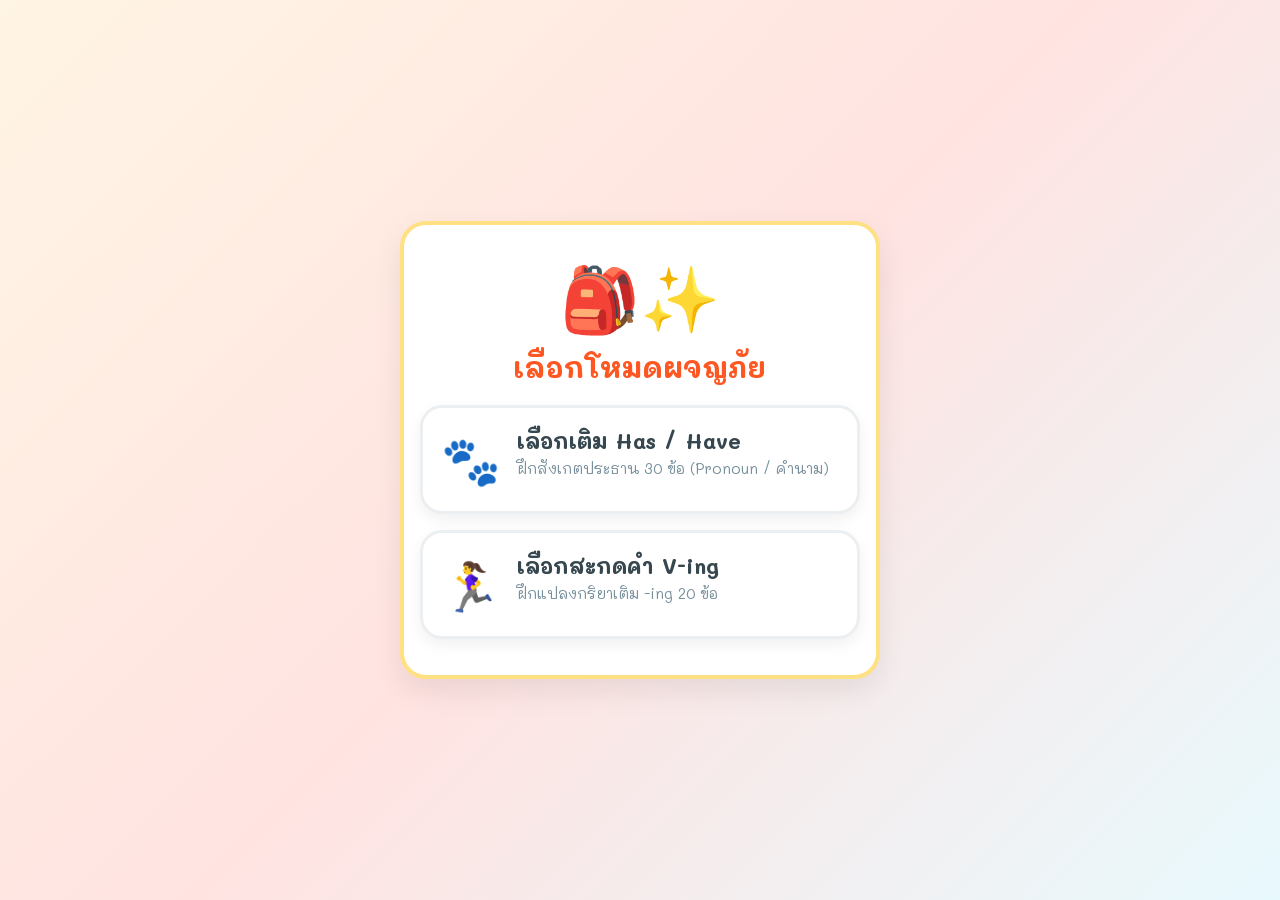
<file: have_ing.html>
<!DOCTYPE html>
<html lang="th">
<head>
  <meta charset="UTF-8">
  <meta name="viewport" content="width=device-width, initial-scale=1.0, maximum-scale=1.0, user-scalable=no">
  <title>เกมภาษาอังกฤษแสนสนุกสำหรับเด็ก ป.1</title>
  <link href="https://fonts.googleapis.com/css2?family=Mali:wght@500;700;800&display=swap" rel="stylesheet">
  <style>
    :root {
      --primary-color: #4A90E2;
      --success-color: #4CAF50;
      --error-color: #FF5252;
      --accent-yellow: #FFD54F;
      --bg-gradient: linear-gradient(135deg, #FFF5E4 0%, #FFE3E1 50%, #E8F9FD 100%);
      --text-dark: #37474F;
    }

    * {
      box-sizing: border-box;
      font-family: 'Mali', cursive, sans-serif;
      user-select: none;
      -webkit-tap-highlight-color: transparent;
    }

    body {
      margin: 0;
      padding: 12px;
      min-height: 100dvh;
      background: var(--bg-gradient);
      display: flex;
      justify-content: center;
      align-items: center;
    }

    /* กรอบเกมหลัก (Mobile-First) */
    .app-container {
      background: #ffffff;
      border-radius: 26px;
      box-shadow: 0 12px 30px rgba(0, 0, 0, 0.08);
      width: 100%;
      max-width: 480px;
      padding: 20px 16px;
      text-align: center;
      position: relative;
      border: 4px solid #FFE082;
    }

    /* ปุ่มหน้าหลัก/กลับ */
    .nav-top {
      display: flex;
      justify-content: space-between;
      align-items: center;
      margin-bottom: 12px;
      min-height: 40px;
    }

    .btn-home {
      background: #ECEFF1;
      border: 2px solid #CFD8DC;
      border-radius: 50%;
      width: 40px;
      height: 40px;
      font-size: 1.2rem;
      cursor: pointer;
      display: flex;
      justify-content: center;
      align-items: center;
      transition: transform 0.1s;
    }

    .btn-home:active {
      transform: scale(0.9);
    }

    .header-badge {
      background: #FF8A80;
      color: white;
      padding: 4px 16px;
      border-radius: 20px;
      font-size: 1rem;
      font-weight: 700;
      display: inline-block;
    }

    /* Progress Bar */
    .progress-bar-wrap {
      background: #F0F0F0;
      border-radius: 12px;
      height: 10px;
      overflow: hidden;
      margin: 12px 0 16px 0;
    }

    .progress-bar-fill {
      background: linear-gradient(90deg, #66BB6A, #43A047);
      height: 100%;
      width: 0%;
      transition: width 0.3s ease;
    }

    /* การ์ตูน Emoji เคลื่อนไหว */
    .emoji-scene {
      font-size: 4.5rem;
      min-height: 85px;
      margin: 4px 0;
      display: flex;
      justify-content: center;
      align-items: center;
      animation: float 2s ease-in-out infinite;
    }

    @keyframes float {
      0%, 100% { transform: translateY(0px) scale(1); }
      50% { transform: translateY(-8px) scale(1.05); }
    }

    /* กล่องคำถาม */
    .question-card {
      background: #F9FBE7;
      border: 2px dashed #C0CA33;
      border-radius: 20px;
      padding: 16px 12px;
      margin-bottom: 20px;
      min-height: 90px;
      display: flex;
      flex-direction: column;
      justify-content: center;
      align-items: center;
    }

    .question-prompt {
      font-size: 1.1rem;
      color: #689F38;
      font-weight: 700;
      margin-bottom: 6px;
    }

    .question-text {
      font-size: 1.55rem;
      font-weight: 800;
      color: var(--text-dark);
      line-height: 1.35;
      word-wrap: break-word;
    }

    .subject-tag {
      color: #E64A19;
      border-bottom: 2px solid #FFAB91;
    }

    .blank-slot {
      display: inline-block;
      min-width: 70px;
      padding: 0 4px;
      color: #1976D2;
      border-bottom: 3px dashed #F57C00;
    }

    /* ตัวเลือกปุ่มกด */
    .choices-stack {
      display: flex;
      flex-direction: column;
      gap: 12px;
    }

    .choices-row {
      display: flex;
      gap: 12px;
    }

    .btn-choice {
      flex: 1;
      padding: 14px 10px;
      font-size: 1.45rem;
      font-weight: 800;
      border-radius: 18px;
      border: none;
      cursor: pointer;
      color: white;
      box-shadow: 0 5px 0 rgba(0, 0, 0, 0.15);
      transition: all 0.08s ease;
      touch-action: manipulation;
    }

    .btn-choice:active {
      transform: translateY(4px);
      box-shadow: 0 1px 0 rgba(0, 0, 0, 0.15);
    }

    .btn-blue { background: #42A5F5; }
    .btn-green { background: #66BB6A; }
    .btn-orange { background: #FFA726; }
    .btn-purple { background: #AB47BC; }

    /* หน้าเลือกโหมด (Main Menu) */
    .menu-title {
      font-size: 1.8rem;
      color: #FF5722;
      font-weight: 800;
      margin: 10px 0 20px 0;
    }

    .mode-card {
      background: #FFFFFF;
      border: 3px solid #ECEFF1;
      border-radius: 22px;
      padding: 18px;
      margin-bottom: 16px;
      cursor: pointer;
      box-shadow: 0 6px 15px rgba(0,0,0,0.06);
      transition: all 0.15s;
      display: flex;
      align-items: center;
      text-align: left;
    }

    .mode-card:hover, .mode-card:active {
      transform: scale(1.02);
      border-color: #FFB74D;
      background: #FFFDE7;
    }

    .mode-icon {
      font-size: 3rem;
      margin-right: 16px;
    }

    .mode-title {
      font-size: 1.35rem;
      font-weight: 800;
      color: #37474F;
      margin: 0;
    }

    .mode-desc {
      font-size: 0.95rem;
      color: #78909C;
      margin-top: 4px;
    }

    /* Popup Modal เฉลย */
    .modal-overlay {
      position: fixed;
      top: 0; left: 0; right: 0; bottom: 0;
      background: rgba(0, 0, 0, 0.5);
      display: flex;
      justify-content: center;
      align-items: center;
      padding: 16px;
      opacity: 0;
      pointer-events: none;
      transition: opacity 0.2s ease;
      z-index: 1000;
    }

    .modal-overlay.active {
      opacity: 1;
      pointer-events: all;
    }

    .modal-box {
      background: white;
      border-radius: 26px;
      padding: 22px 18px;
      width: 100%;
      max-width: 380px;
      text-align: center;
      transform: scale(0.85);
      transition: transform 0.25s cubic-bezier(0.175, 0.885, 0.32, 1.275);
      border: 4px solid #B2EBF2;
    }

    .modal-overlay.active .modal-box {
      transform: scale(1);
    }

    .popup-icon {
      font-size: 3.8rem;
      margin-bottom: 6px;
    }

    .popup-title {
      font-size: 1.6rem;
      font-weight: 800;
      margin-bottom: 8px;
    }

    .popup-body {
      font-size: 1.15rem;
      color: #455A64;
      line-height: 1.45;
      margin-bottom: 18px;
    }

    .popup-body b {
      color: #D81B60;
    }

    .btn-action {
      background: #FFA000;
      color: white;
      border: none;
      padding: 12px 24px;
      font-size: 1.35rem;
      font-weight: 800;
      border-radius: 18px;
      cursor: pointer;
      width: 100%;
      box-shadow: 0 4px 0 #E65100;
    }

    .btn-action:active {
      transform: translateY(3px);
      box-shadow: 0 1px 0 #E65100;
    }

    /* ซ่อนส่วนที่ยังไม่ได้ใช้ */
    .hidden {
      display: none !important;
    }
  </style>
</head>
<body>

  <div class="app-container">
    
    <!-- 1. หน้าเลือกโหมดหลัก (Main Menu) -->
    <div id="screen-menu">
      <div style="font-size: 4rem; margin: 10px 0;">🎒✨</div>
      <div class="menu-title">เลือกโหมดผจญภัย</div>

      <!-- โหมด Has / Have -->
      <div class="mode-card" onclick="startQuiz('hashave')">
        <div class="mode-icon">🐾</div>
        <div>
          <h3 class="mode-title">เลือกเติม Has / Have</h3>
          <p class="mode-desc">ฝึกสังเกตประธาน 30 ข้อ (Pronoun / คำนาม)</p>
        </div>
      </div>

      <!-- โหมด เติม -ing -->
      <div class="mode-card" onclick="startQuiz('ving')">
        <div class="mode-icon">🏃‍♀️</div>
        <div>
          <h3 class="mode-title">เลือกสะกดคำ V-ing</h3>
          <p class="mode-desc">ฝึกแปลงกริยาเติม -ing 20 ข้อ</p>
        </div>
      </div>
    </div>

    <!-- 2. หน้าคำถาม (Quiz Screen) -->
    <div id="screen-quiz" class="hidden">
      <div class="nav-top">
        <button class="btn-home" onclick="goToMenu()" title="กลับหน้าแรก">🏠</button>
        <span class="header-badge" id="quiz-progress-text">ข้อ 1 / 30</span>
        <span style="font-size: 1.2rem; font-weight:800; color:#FFA000;" id="quiz-score-badge">⭐ 0</span>
      </div>

      <div class="progress-bar-wrap">
        <div class="progress-bar-fill" id="progress-bar"></div>
      </div>

      <div class="emoji-scene" id="question-emoji">🐶</div>

      <div class="question-card">
        <div class="question-prompt" id="question-prompt">เลือกคำตอบที่ถูกต้อง</div>
        <div class="question-text" id="question-text">
          <!-- เนื้อหาโจทย์จะถูกเรนเดอร์ตรงนี้ -->
        </div>
      </div>

      <!-- กล่องปุ่มตัวเลือกตอบ -->
      <div id="choices-container"></div>
    </div>

    <!-- 3. หน้าสรุปผลคะแนน (Result Screen) -->
    <div id="screen-result" class="hidden">
      <div style="font-size: 4.8rem; margin: 10px 0;" id="result-trophy">🏆</div>
      <h2 style="font-size: 1.8rem; color: #2E7D32; margin: 6px 0;" id="result-title">เก่งที่สุดเลย!</h2>
      <p style="font-size: 1.2rem; color: #546E7A; margin-bottom: 6px;">น้องทำถูกตั้งแต่ครั้งแรกไปทั้งหมด</p>
      <div style="font-size: 2.6rem; font-weight: 800; color: #FFA000; margin-bottom: 20px;" id="result-score">⭐ 30 / 30</div>
      
      <button class="btn-action" style="background:#42A5F5; box-shadow:0 4px 0 #1976D2; margin-bottom: 10px;" onclick="replayCurrentQuiz()">
        🔄 เล่นโหมดนี้อีกรอบ
      </button>
      <button class="btn-action" style="background:#B0BEC5; box-shadow:0 4px 0 #78909C;" onclick="goToMenu()">
        🏠 กลับหน้าหลัก
      </button>
    </div>

  </div>

  <!-- Popup เฉลยทันที -->
  <div class="modal-overlay" id="popup-modal">
    <div class="modal-box">
      <div class="popup-icon" id="popup-icon">🎉</div>
      <div class="popup-title" id="popup-title">ถูกต้องจ้า!</div>
      <div class="popup-body" id="popup-body">คำอธิบาย</div>
      <button class="btn-action" id="popup-next-btn" onclick="nextQuestion()">ข้อต่อไปเลย ➔</button>
    </div>
  </div>

  <script>
    /* ==========================================================
       1. ระบบเสียงสังเคราะห์ในตัว (Web Audio API)
       (ไม่ต้องโหลดไฟล์ mp3 ไม่มีปัญหาเรื่องลิ้งก์เสียหรือเน็ตหลุด)
       ========================================================== */
    let audioCtx = null;

    function initAudio() {
      if (!audioCtx) {
        audioCtx = new (window.AudioContext || window.webkitAudioContext)();
      }
      if (audioCtx.state === 'suspended') {
        audioCtx.resume();
      }
    }

    // เสียงตอนตอบถูก (คอร์ดระฆังสดใส C-E-G-C)
    function playSoundCorrect() {
      initAudio();
      const notes = [523.25, 659.25, 783.99, 1046.50]; // C5, E5, G5, C6
      notes.forEach((freq, index) => {
        const osc = audioCtx.createOscillator();
        const gain = audioCtx.createGain();
        osc.type = 'triangle';
        osc.frequency.setValueAtTime(freq, audioCtx.currentTime + index * 0.08);

        gain.gain.setValueAtTime(0, audioCtx.currentTime + index * 0.08);
        gain.gain.linearRampToValueAtTime(0.25, audioCtx.currentTime + index * 0.08 + 0.02);
        gain.gain.exponentialRampToValueAtTime(0.001, audioCtx.currentTime + index * 0.08 + 0.35);

        osc.connect(gain);
        gain.connect(audioCtx.destination);

        osc.start(audioCtx.currentTime + index * 0.08);
        osc.stop(audioCtx.currentTime + index * 0.08 + 0.35);
      });
    }

    // เสียงตอนตอบผิด (เสียงทุ้มสองจังหวะ อู้ว-โอว)
    function playSoundWrong() {
      initAudio();
      const tones = [260, 195];
      tones.forEach((freq, index) => {
        const osc = audioCtx.createOscillator();
        const gain = audioCtx.createGain();
        osc.type = 'sine';
        osc.frequency.setValueAtTime(freq, audioCtx.currentTime + index * 0.15);

        gain.gain.setValueAtTime(0.28, audioCtx.currentTime + index * 0.15);
        gain.gain.exponentialRampToValueAtTime(0.001, audioCtx.currentTime + index * 0.15 + 0.22);

        osc.connect(gain);
        gain.connect(audioCtx.destination);

        osc.start(audioCtx.currentTime + index * 0.15);
        osc.stop(audioCtx.currentTime + index * 0.15 + 0.22);
      });
    }

    /* ==========================================================
       2. คลังข้อสอบ: Has/Have (30 ข้อ) & V-ing (20 ข้อ)
       ========================================================== */
    const hasHaveQuiz = [
      // --- Pronoun (15 ข้อ) ---
      { type: 'hashave', subject: 'He', rest: 'a red ball.', ans: 'has', emoji: '⚽', explain: 'ประธานคือ <b>"He"</b> (เขา 1 คน) ใช้ <b>has</b> จ้า' },
      { type: 'hashave', subject: 'She', rest: 'a cute doll.', ans: 'has', emoji: '🪆', explain: 'ประธานคือ <b>"She"</b> (เธอ 1 คน) ใช้ <b>has</b> จ้า' },
      { type: 'hashave', subject: 'It', rest: 'a long tail.', ans: 'has', emoji: '🐒', explain: 'ประธานคือ <b>"It"</b> (สัตว์/สิ่งของ 1 สิ่ง) ใช้ <b>has</b> จ้า' },
      { type: 'hashave', subject: 'I', rest: 'two big eyes.', ans: 'have', emoji: '👀', explain: 'ประธานคือ <b>"I"</b> เป็นคนพิเศษ ใช้ <b>have</b> เสมอนะครับ' },
      { type: 'hashave', subject: 'You', rest: 'a green apple.', ans: 'have', emoji: '🍏', explain: 'ประธานคือ <b>"You"</b> ใช้คู่กับ <b>have</b> จ้า' },
      { type: 'hashave', subject: 'We', rest: 'many toys.', ans: 'have', emoji: '🧸', explain: 'ประธานคือ <b>"We"</b> (พวกเรา หลายคน) ใช้ <b>have</b> จ้า' },
      { type: 'hashave', subject: 'They', rest: 'colorful balloons.', ans: 'have', emoji: '🎈', explain: 'ประธานคือ <b>"They"</b> (พวกเขา หลายคน) ใช้ <b>have</b> จ้า' },
      { type: 'hashave', subject: 'He', rest: 'a new bicycle.', ans: 'has', emoji: '🚲', explain: 'ประธานคือ <b>"He"</b> (ผู้ชาย 1 คน) ใช้ <b>has</b> จ้า' },
      { type: 'hashave', subject: 'She', rest: 'pink shoes.', ans: 'has', emoji: '👟', explain: 'ประธานคือ <b>"She"</b> (ผู้หญิง 1 คน) ใช้ <b>has</b> จ้า' },
      { type: 'hashave', subject: 'It', rest: 'sharp teeth.', ans: 'has', emoji: '🐊', explain: 'ประธานคือ <b>"It"</b> (จระเข้ 1 ตัว) ใช้ <b>has</b> จ้า' },
      { type: 'hashave', subject: 'I', rest: 'a yellow pencil.', ans: 'have', emoji: '✏️', explain: 'ประธานคือ <b>"I"</b> ต้องคู่กับ <b>have</b> ครับ' },
      { type: 'hashave', subject: 'You', rest: 'a cool robot.', ans: 'have', emoji: '🤖', explain: 'ประธานคือ <b>"You"</b> ต้องคู่กับ <b>have</b> จ้า' },
      { type: 'hashave', subject: 'We', rest: 'fun storybooks.', ans: 'have', emoji: '📚', explain: 'ประธานคือ <b>"We"</b> (พวกเรา หลายคน) ใช้ <b>have</b> จ้า' },
      { type: 'hashave', subject: 'They', rest: 'two cute rabbits.', ans: 'have', emoji: '🐰', explain: 'ประธานคือ <b>"They"</b> (กระต่ายหลายตัว) ใช้ <b>have</b> จ้า' },
      { type: 'hashave', subject: 'He', rest: 'a sweet ice cream.', ans: 'has', emoji: '🍦', explain: 'ประธานคือ <b>"He"</b> (เขา 1 คน) ใช้ <b>has</b> จ้า' },

      // --- ขึ้นต้นด้วย My... (5 ข้อ) ---
      { type: 'hashave', subject: 'My mom', rest: 'a nice car.', ans: 'has', emoji: '👩', explain: 'ประธานคือ <b>"My mom"</b> (คุณแม่ 1 คน) ใช้ <b>has</b> จ้า' },
      { type: 'hashave', subject: 'My friends', rest: 'many candies.', ans: 'have', emoji: '🧑‍🤝‍🧑', explain: 'ประธานคือ <b>"My friends"</b> (เพื่อน ๆ มี s หลายคน) ใช้ <b>have</b> จ้า' },
      { type: 'hashave', subject: 'My cat', rest: 'warm milk.', ans: 'has', emoji: '🐱', explain: 'ประธานคือ <b>"My cat"</b> (แมว 1 ตัว) ใช้ <b>has</b> จ้า' },
      { type: 'hashave', subject: 'My brother', rest: 'a cool guitar.', ans: 'has', emoji: '🎸', explain: 'ประธานคือ <b>"My brother"</b> (พี่ชาย 1 คน) ใช้ <b>has</b> จ้า' },
      { type: 'hashave', subject: 'My teachers', rest: 'kind smiles.', ans: 'have', emoji: '👩‍🏫', explain: 'ประธานคือ <b>"My teachers"</b> (คุณครูหลายท่าน มี s) ใช้ <b>have</b> จ้า' },

      // --- คำนามเอกพจน์ & พหูพจน์อย่างง่าย (10 ข้อ) ---
      { type: 'hashave', subject: 'The boy', rest: 'a blue cap.', ans: 'has', emoji: '🧢', explain: 'ประธานคือ <b>"The boy"</b> (เด็กผู้ชายคนเดียว) ใช้ <b>has</b> จ้า' },
      { type: 'hashave', subject: 'The boys', rest: 'blue caps.', ans: 'have', emoji: '👦👦', explain: 'ประธานคือ <b>"The boys"</b> (เด็กหลายคน มี s) ใช้ <b>have</b> จ้า' },
      { type: 'hashave', subject: 'A bird', rest: 'two wings.', ans: 'has', emoji: '🐦', explain: 'ประธานคือ <b>"A bird"</b> (มี A แปลว่านก 1 ตัว) ใช้ <b>has</b> จ้า' },
      { type: 'hashave', subject: 'Two birds', rest: 'little nests.', ans: 'have', emoji: '🪺', explain: 'ประธานคือ <b>"Two birds"</b> (นก 2 ตัว = หลายตัว) ใช้ <b>have</b> จ้า' },
      { type: 'hashave', subject: 'Tom', rest: 'a skateboard.', ans: 'has', emoji: '🛹', explain: 'ประธานคือ <b>"Tom"</b> (ชื่อคน 1 คน) ใช้ <b>has</b> จ้า' },
      { type: 'hashave', subject: 'Tom and Lisa', rest: 'skates.', ans: 'have', emoji: '👫', explain: 'ประธานคือ <b>"Tom and Lisa"</b> (2 คนร่วมกัน) ใช้ <b>have</b> จ้า' },
      { type: 'hashave', subject: 'The dog', rest: 'a big bone.', ans: 'has', emoji: '🦴', explain: 'ประธานคือ <b>"The dog"</b> (หมาตัวเดียว) ใช้ <b>has</b> จ้า' },
      { type: 'hashave', subject: 'Dogs', rest: 'four legs.', ans: 'have', emoji: '🐕🐩', explain: 'ประธานคือ <b>"Dogs"</b> (มี s แปลว่าหมาหลายตัว) ใช้ <b>have</b> จ้า' },
      { type: 'hashave', subject: 'An elephant', rest: 'a long trunk.', ans: 'has', emoji: '🐘', explain: 'ประธานคือ <b>"An elephant"</b> (มี An แปลว่าช้าง 1 เชือก) ใช้ <b>has</b> จ้า' },
      { type: 'hashave', subject: 'The children', rest: 'yummy pizza.', ans: 'have', emoji: '🍕', explain: 'ประธานคือ <b>"The children"</b> (แปลว่าเด็ก ๆ หลายคน) ใช้ <b>have</b> จ้า' }
    ];

    const vingQuiz = [
      { type: 'ving', verb: 'play', thai: 'เล่น', ans: 'playing', choices: ['playing', 'playying', 'plaing'], emoji: '🎮', explain: 'คำว่า <b>play</b> เติม <b>-ing</b> ได้ทันที เป็น <b>playing</b> จ้า' },
      { type: 'ving', verb: 'run', thai: 'วิ่ง', ans: 'running', choices: ['runing', 'running', 'runneing'], emoji: '🏃', explain: 'คำว่า <b>run</b> เสียงสั้น ตัวสะกดตัวเดียว ต้องเบิ้ล <b>n</b> อีกตัว เป็น <b>running</b>' },
      { type: 'ving', verb: 'dance', thai: 'เต้น', ans: 'dancing', choices: ['danceing', 'dancing', 'danceying'], emoji: '💃', explain: 'คำว่า <b>dance</b> ลงท้ายด้วย <b>e</b> ให้ตัด e ทิ้งก่อนเติม ing เป็น <b>dancing</b>' },
      { type: 'ving', verb: 'eat', thai: 'กิน', ans: 'eating', choices: ['eating', 'eatting', 'eateing'], emoji: '🍎', explain: 'คำว่า <b>eat</b> เติม <b>-ing</b> ได้เลย เป็น <b>eating</b> จ้า' },
      { type: 'ving', verb: 'swim', thai: 'ว่ายน้ำ', ans: 'swimming', choices: ['swiming', 'swimming', 'swimmeing'], emoji: '🏊', explain: 'คำว่า <b>swim</b> สระสั้น ต้องเบิ้ล <b>m</b> อีกตัว เป็น <b>swimming</b>' },
      { type: 'ving', verb: 'ride', thai: 'ขี่จักรยาน', ans: 'riding', choices: ['riding', 'rideing', 'rideying'], emoji: '🚲', explain: 'คำว่า <b>ride</b> ลงท้ายด้วย <b>e</b> ให้ตัด e ทิ้งก่อนเติม ing เป็น <b>riding</b>' },
      { type: 'ving', verb: 'read', thai: 'อ่าน', ans: 'reading', choices: ['reading', 'readding', 'readeing'], emoji: '📖', explain: 'คำว่า <b>read</b> เติม <b>-ing</b> ได้ทันที เป็น <b>reading</b> จ้า' },
      { type: 'ving', verb: 'sit', thai: 'นั่ง', ans: 'sitting', choices: ['siting', 'sitting', 'sitteing'], emoji: '🪑', explain: 'คำว่า <b>sit</b> สระสั้นตัวสะกดเดียว เบิ้ล <b>t</b> เป็น <b>sitting</b> จ้า' },
      { type: 'ving', verb: 'make', thai: 'ทำขนม/สิ่งของ', ans: 'making', choices: ['makeing', 'making', 'makking'], emoji: '🎂', explain: 'คำว่า <b>make</b> ลงท้ายด้วย <b>e</b> ให้ตัด e ทิ้งก่อนเติม ing เป็น <b>making</b>' },
      { type: 'ving', verb: 'jump', thai: 'กระโดด', ans: 'jumping', choices: ['jumping', 'jumpping', 'jumpeing'], emoji: '🦘', explain: 'คำว่า <b>jump</b> มีตัวสะกดสองตัว เติม <b>-ing</b> ได้ทันที เป็น <b>jumping</b>' },
      { type: 'ving', verb: 'write', thai: 'เขียน', ans: 'writing', choices: ['writing', 'writeing', 'writting'], emoji: '✏️', explain: 'คำว่า <b>write</b> ลงท้ายด้วย <b>e</b> ให้ตัด e ทิ้ง เป็น <b>writing</b> จ้า' },
      { type: 'ving', verb: 'cut', thai: 'ตัด', ans: 'cutting', choices: ['cuting', 'cutteing', 'cutting'], emoji: '✂️', explain: 'คำว่า <b>cut</b> คำสั้นสระเสียงสั้น เบิ้ล <b>t</b> เป็น <b>cutting</b>' },
      { type: 'ving', verb: 'sleep', thai: 'นอนหลับ', ans: 'sleeping', choices: ['sleeping', 'sleepping', 'sleepeing'], emoji: '😴', explain: 'คำว่า <b>sleep</b> มีสระสองตัว เติม <b>-ing</b> ได้เลย เป็น <b>sleeping</b>' },
      { type: 'ving', verb: 'come', thai: 'มา', ans: 'coming', choices: ['comeing', 'coming', 'comming'], emoji: '🚪', explain: 'คำว่า <b>come</b> ลงท้ายด้วย <b>e</b> ให้ตัด e ทิ้ง เป็น <b>coming</b> จ้า' },
      { type: 'ving', verb: 'stop', thai: 'หยุด', ans: 'stopping', choices: ['stoping', 'stopping', 'stoppeing'], emoji: '🛑', explain: 'คำว่า <b>stop</b> คำสระสั้น เบิ้ล <b>p</b> เป็น <b>stopping</b> จ้า' },
      { type: 'ving', verb: 'cook', thai: 'ทำอาหาร', ans: 'cooking', choices: ['cooking', 'cookking', 'cookeing'], emoji: '🍳', explain: 'คำว่า <b>cook</b> เติม <b>-ing</b> ได้เลย เป็น <b>cooking</b> จ้า' },
      { type: 'ving', verb: 'smile', thai: 'ยิ้ม', ans: 'smiling', choices: ['smileing', 'smiling', 'smilling'], emoji: '😊', explain: 'คำว่า <b>smile</b> ลงท้ายด้วย <b>e</b> ให้ตัด e ทิ้ง เป็น <b>smiling</b> จ้า' },
      { type: 'ving', verb: 'dig', thai: 'ขุดดิน', ans: 'digging', choices: ['diging', 'digging', 'diggeing'], emoji: '🐶', explain: 'คำว่า <b>dig</b> คำสั้นสระเสียงสั้น เบิ้ล <b>g</b> เป็น <b>digging</b>' },
      { type: 'ving', verb: 'walk', thai: 'เดิน', ans: 'walking', choices: ['walkking', 'walking', 'walkeing'], emoji: '🚶', explain: 'คำว่า <b>walk</b> เติม <b>-ing</b> ได้เลย เป็น <b>walking</b> จ้า' },
      { type: 'ving', verb: 'drive', thai: 'ขับรถ', ans: 'driving', choices: ['driveing', 'driving', 'drivving'], emoji: '🚗', explain: 'คำว่า <b>drive</b> ลงท้ายด้วย <b>e</b> ให้ตัด e ทิ้ง เป็น <b>driving</b>' }
    ];

    /* ==========================================================
       3. ตัวแปรสถานะเกม (Game State)
       ========================================================== */
    let currentMode = 'hashave'; // 'hashave' หรือ 'ving'
    let currentQuestions = [];
    let currentIndex = 0;
    let score = 0;
    let isAnswered = false;

    // สลับหน้าจอ
    function switchScreen(screenName) {
      document.getElementById('screen-menu').classList.add('hidden');
      document.getElementById('screen-quiz').classList.add('hidden');
      document.getElementById('screen-result').classList.add('hidden');

      if (screenName === 'menu') document.getElementById('screen-menu').classList.remove('hidden');
      if (screenName === 'quiz') document.getElementById('screen-quiz').classList.remove('hidden');
      if (screenName === 'result') document.getElementById('screen-result').classList.remove('hidden');
    }

    // เริ่มเล่นโหมดที่เลือก
    function startQuiz(mode) {
      initAudio();
      currentMode = mode;
      currentQuestions = (mode === 'hashave') ? [...hasHaveQuiz] : [...vingQuiz];
      currentIndex = 0;
      score = 0;
      switchScreen('quiz');
      renderQuestion();
    }

    // กลับหน้าเมนู
    function goToMenu() {
      switchScreen('menu');
    }

    // เล่นซ้ำโหมดเดิม
    function replayCurrentQuiz() {
      startQuiz(currentMode);
    }

    // แสดงโจทย์ตามข้อปัจจุบัน
    function renderQuestion() {
      isAnswered = false;
      const q = currentQuestions[currentIndex];
      const total = currentQuestions.length;

      // ปรับ Progress & คะแนน
      document.getElementById('quiz-progress-text').innerText = `ข้อ ${currentIndex + 1} / ${total}`;
      document.getElementById('quiz-score-badge').innerText = `⭐ ${score}`;
      document.getElementById('progress-bar').style.width = `${((currentIndex + 1) / total) * 100}%`;
      document.getElementById('question-emoji').innerText = q.emoji;

      const promptEl = document.getElementById('question-prompt');
      const textEl = document.getElementById('question-text');
      const choicesContainer = document.getElementById('choices-container');
      choicesContainer.innerHTML = '';

      if (q.type === 'hashave') {
        promptEl.innerText = '✨ เติม has หรือ have ?';
        textEl.innerHTML = `<span class="subject-tag">${q.subject}</span> <span class="blank-slot" id="live-blank">?</span> ${q.rest}`;

        // ปุ่ม 2 ตัวเลือก: has / have
        const row = document.createElement('div');
        row.className = 'choices-row';
        row.innerHTML = `
          <button class="btn-choice btn-blue" onclick="handleSelect('has')">has</button>
          <button class="btn-choice btn-green" onclick="handleSelect('have')">have</button>
        `;
        choicesContainer.appendChild(row);

      } else if (q.type === 'ving') {
        promptEl.innerText = `✨ คำว่า "${q.verb}" (${q.thai}) เติม -ing แบบไหนนะ?`;
        textEl.innerHTML = `${q.verb} ➔ <span class="blank-slot" id="live-blank">?</span>`;

        // ปุ่มตัวเลือก V-ing (3 ตัวเลือกในแนวตั้งเพื่อให้กดง่ายบนมือถือ)
        const stack = document.createElement('div');
        stack.className = 'choices-stack';
        
        const colors = ['btn-blue', 'btn-orange', 'btn-purple'];
        q.choices.forEach((choice, idx) => {
          const btn = document.createElement('button');
          btn.className = `btn-choice ${colors[idx % colors.length]}`;
          btn.innerText = choice;
          btn.onclick = () => handleSelect(choice);
          stack.appendChild(btn);
        });
        choicesContainer.appendChild(stack);
      }
    }

    // เมื่อเด็กกดเลือกคำตอบ
    function handleSelect(choice) {
      if (isAnswered) return;
      isAnswered = true;

      const q = currentQuestions[currentIndex];
      const isCorrect = (choice === q.ans);

      // แทนที่เครื่องหมาย ? ในช่องว่างทันที
      const blank = document.getElementById('live-blank');
      if (blank) blank.innerText = choice;

      // เล่นเสียง & ปรับคะแนน
      if (isCorrect) {
        playSoundCorrect();
        score++;
        showPopup(true, q);
      } else {
        playSoundWrong();
        showPopup(false, q);
      }
    }

    // แสดง Popup เฉลย
    function showPopup(isCorrect, q) {
      const modal = document.getElementById('popup-modal');
      const icon = document.getElementById('popup-icon');
      const title = document.getElementById('popup-title');
      const body = document.getElementById('popup-body');

      if (isCorrect) {
        icon.innerText = '🌟';
        title.innerText = 'เก่งมาก ถูกต้อง! 🎉';
        title.style.color = 'var(--success-color)';
        body.innerHTML = q.explain;
      } else {
        icon.innerText = '💪';
        title.innerText = 'เกือบถูกแล้วนะ!';
        title.style.color = 'var(--error-color)';
        body.innerHTML = `ข้อนี้ที่ถูกคือ <b>"${q.ans}"</b> จ้า<br>${q.explain}`;
      }

      modal.classList.add('active');
    }

    // ปิด Popup แล้วไปข้อถัดไป
    function nextQuestion() {
      const modal = document.getElementById('popup-modal');
      modal.classList.remove('active');

      currentIndex++;
      if (currentIndex < currentQuestions.length) {
        renderQuestion();
      } else {
        showResults();
      }
    }

    // แสดงหน้าสรุปคะแนนตอนจบ
    function showResults() {
      switchScreen('result');
      const total = currentQuestions.length;
      document.getElementById('result-score').innerText = `⭐ ${score} / ${total}`;

      const trophy = document.getElementById('result-trophy');
      const title = document.getElementById('result-title');

      if (score >= total * 0.8) {
        trophy.innerText = '🏆';
        title.innerText = 'ยอดเยี่ยมที่สุดเลยคนเก่ง!';
        title.style.color = '#2E7D32';
      } else if (score >= total * 0.5) {
        trophy.innerText = '🎖️';
        title.innerText = 'เก่งมากเลย ฝึกฝนอีกนิดนะ!';
        title.style.color = '#1565C0';
      } else {
        trophy.innerText = '🌱';
        title.innerText = 'พยายามได้ดีมาก มาลองอีกรอบกัน!';
        title.style.color = '#E65100';
      }
    }
  </script>
</body>
</html>
</file>
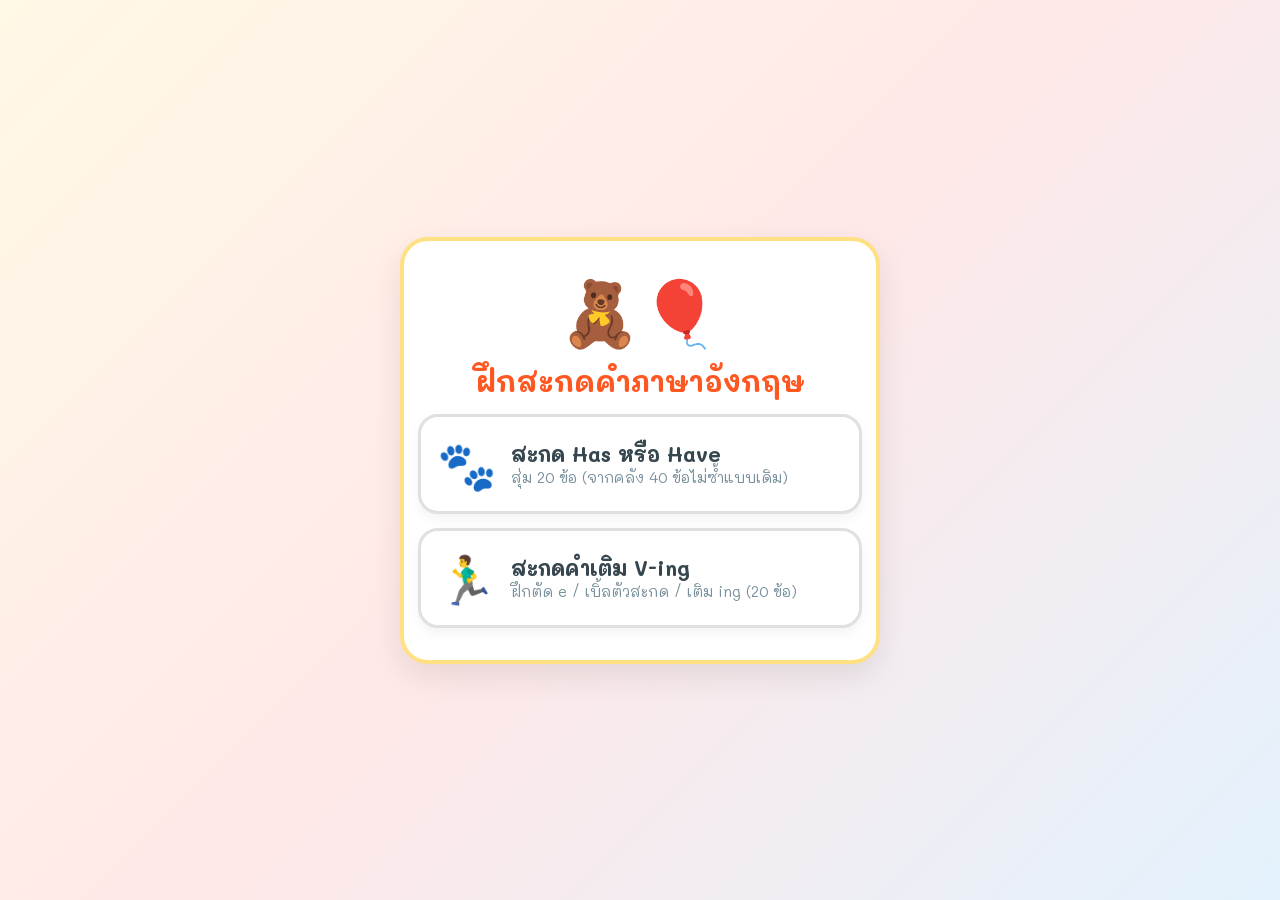
<file: have_ving_v2.html>
<!DOCTYPE html>
<html lang="th">
<head>
  <meta charset="UTF-8">
  <meta name="viewport" content="width=device-width, initial-scale=1.0, maximum-scale=1.0, user-scalable=no">
  <title>เกมสะกดคำภาษาอังกฤษแสนสนุก (ป.1)</title>
  <link href="https://fonts.googleapis.com/css2?family=Mali:wght@500;700;800&display=swap" rel="stylesheet">
  <style>
    :root {
      --primary-color: #4A90E2;
      --success-color: #4CAF50;
      --error-color: #FF5252;
      --accent-yellow: #FFD54F;
      --bg-gradient: linear-gradient(135deg, #FFF9E6 0%, #FFE8E8 50%, #E3F2FD 100%);
      --text-dark: #37474F;
    }

    * {
      box-sizing: border-box;
      font-family: 'Mali', cursive, sans-serif;
      user-select: none;
      -webkit-tap-highlight-color: transparent;
    }

    body {
      margin: 0;
      padding: 12px;
      min-height: 100dvh;
      background: var(--bg-gradient);
      display: flex;
      justify-content: center;
      align-items: center;
    }

    /* กล่องเกมหลัก (เน้น Mobile First) */
    .app-card {
      background: #ffffff;
      border-radius: 28px;
      box-shadow: 0 12px 32px rgba(0, 0, 0, 0.09);
      width: 100%;
      max-width: 480px;
      padding: 18px 14px;
      text-align: center;
      border: 4px solid #FFE082;
      position: relative;
    }

    /* แถบด้านบน */
    .top-bar {
      display: flex;
      justify-content: space-between;
      align-items: center;
      margin-bottom: 10px;
    }

    .btn-circle {
      background: #ECEFF1;
      border: 2px solid #CFD8DC;
      border-radius: 50%;
      width: 42px;
      height: 42px;
      font-size: 1.25rem;
      cursor: pointer;
      display: flex;
      justify-content: center;
      align-items: center;
    }

    .btn-circle:active {
      transform: scale(0.92);
    }

    .badge-progress {
      background: #FF8A80;
      color: white;
      padding: 4px 16px;
      border-radius: 18px;
      font-size: 1.05rem;
      font-weight: 700;
    }

    .progress-track {
      background: #EEEEEE;
      border-radius: 10px;
      height: 10px;
      overflow: hidden;
      margin-bottom: 12px;
    }

    .progress-fill {
      background: linear-gradient(90deg, #66BB6A, #43A047);
      height: 100%;
      width: 0%;
      transition: width 0.3s ease;
    }

    /* ภาพ Emoji ดุ๊กดิ๊ก */
    .emoji-display {
      font-size: 4.2rem;
      min-height: 75px;
      display: flex;
      justify-content: center;
      align-items: center;
      animation: floatAnim 2s ease-in-out infinite;
    }

    @keyframes floatAnim {
      0%, 100% { transform: translateY(0px) scale(1); }
      50% { transform: translateY(-7px) scale(1.06); }
    }

    /* กล่องประโยคและคำถาม */
    .question-panel {
      background: #F9FBE7;
      border: 2px dashed #AFB42B;
      border-radius: 20px;
      padding: 14px 10px;
      margin-bottom: 16px;
    }

    .prompt-label {
      font-size: 1rem;
      color: #689F38;
      font-weight: 700;
      margin-bottom: 4px;
    }

    .sentence-box {
      font-size: 1.45rem;
      font-weight: 800;
      color: var(--text-dark);
      line-height: 1.4;
    }

    .subject-text {
      color: #D84315;
      border-bottom: 2px solid #FFAB91;
    }

    /* ช่องว่างสำหรับสะกดคำ */
    .answer-slot {
      display: inline-block;
      min-width: 95px;
      min-height: 42px;
      padding: 2px 10px;
      margin: 0 4px;
      background: #FFFDE7;
      border: 2px solid #FFB300;
      border-radius: 14px;
      color: #1565C0;
      font-size: 1.55rem;
      letter-spacing: 2px;
      vertical-align: middle;
    }

    /* กล่องแป้นตัวอักษร */
    .keyboard-wrapper {
      background: #F5F5F5;
      border-radius: 22px;
      padding: 14px 10px;
      margin-bottom: 14px;
    }

    .keyboard-title {
      font-size: 0.95rem;
      color: #78909C;
      font-weight: 700;
      margin-bottom: 10px;
    }

    .letters-grid {
      display: flex;
      flex-wrap: wrap;
      gap: 8px;
      justify-content: center;
      margin-bottom: 12px;
    }

    .btn-letter {
      background: #FFFFFF;
      border: 2px solid #90CAF9;
      color: #0D47A1;
      font-size: 1.6rem;
      font-weight: 800;
      width: 52px;
      height: 52px;
      border-radius: 14px;
      cursor: pointer;
      box-shadow: 0 4px 0 #64B5F6;
      transition: all 0.08s ease;
      display: flex;
      justify-content: center;
      align-items: center;
    }

    .btn-letter:active {
      transform: translateY(3px);
      box-shadow: 0 1px 0 #64B5F6;
      background: #E3F2FD;
    }

    /* ปุ่มควบคุม (ลบ / ตรวจคำตอบ) */
    .action-controls {
      display: flex;
      gap: 10px;
    }

    .btn-action {
      flex: 1;
      padding: 12px 6px;
      font-size: 1.25rem;
      font-weight: 800;
      border-radius: 16px;
      border: none;
      cursor: pointer;
      color: white;
      transition: all 0.08s;
    }

    .btn-delete {
      background: #FF7043;
      box-shadow: 0 4px 0 #D84315;
      flex: 0.4;
    }

    .btn-delete:active {
      transform: translateY(3px);
      box-shadow: 0 1px 0 #D84315;
    }

    .btn-check {
      background: #4CAF50;
      box-shadow: 0 4px 0 #2E7D32;
      flex: 0.6;
    }

    .btn-check:active {
      transform: translateY(3px);
      box-shadow: 0 1px 0 #2E7D32;
    }

    /* หน้าเมนูหลัก */
    .menu-card {
      background: white;
      border: 3px solid #E0E0E0;
      border-radius: 20px;
      padding: 16px;
      margin-bottom: 14px;
      cursor: pointer;
      display: flex;
      align-items: center;
      text-align: left;
      box-shadow: 0 5px 12px rgba(0,0,0,0.05);
      transition: all 0.15s;
    }

    .menu-card:active {
      transform: scale(0.98);
      border-color: #FFA726;
      background: #FFFDE7;
    }

    /* หน้าต่าง Popup เฉลย */
    .modal-backdrop {
      position: fixed;
      top: 0; left: 0; right: 0; bottom: 0;
      background: rgba(0, 0, 0, 0.45);
      display: flex;
      justify-content: center;
      align-items: center;
      padding: 16px;
      opacity: 0;
      pointer-events: none;
      transition: opacity 0.2s ease;
      z-index: 1000;
    }

    .modal-backdrop.active {
      opacity: 1;
      pointer-events: all;
    }

    .modal-window {
      background: white;
      border-radius: 26px;
      padding: 22px 18px;
      width: 100%;
      max-width: 390px;
      text-align: center;
      border: 4px solid #B2EBF2;
      transform: scale(0.85);
      transition: transform 0.25s cubic-bezier(0.175, 0.885, 0.32, 1.275);
    }

    .modal-backdrop.active .modal-window {
      transform: scale(1);
    }

    .popup-icon {
      font-size: 3.8rem;
      margin-bottom: 6px;
    }

    .popup-title {
      font-size: 1.6rem;
      font-weight: 800;
      margin-bottom: 8px;
    }

    .popup-text {
      font-size: 1.15rem;
      color: #455A64;
      line-height: 1.5;
      margin-bottom: 18px;
    }

    .popup-text b {
      color: #D81B60;
    }

    .hidden {
      display: none !important;
    }
  </style>
</head>
<body>

  <div class="app-card">
    
    <!-- 1. หน้าเลือกโหมด (Main Menu) -->
    <div id="screen-menu">
      <div style="font-size: 4rem; margin: 10px 0;">🧸🎈</div>
      <h2 style="font-size: 1.8rem; color: #FF5722; margin: 5px 0 15px 0;">ฝึกสะกดคำภาษาอังกฤษ</h2>

      <!-- โหมด Has / Have -->
      <div class="menu-card" onclick="initGameMode('hashave')">
        <div style="font-size: 3rem; margin-right: 14px;">🐾</div>
        <div>
          <div style="font-size: 1.3rem; font-weight: 800; color: #37474F;">สะกด Has หรือ Have</div>
          <div style="font-size: 0.95rem; color: #78909C;">สุ่ม 20 ข้อ (จากคลัง 40 ข้อไม่ซ้ำแบบเดิม)</div>
        </div>
      </div>

      <!-- โหมด V-ing -->
      <div class="menu-card" onclick="initGameMode('ving')">
        <div style="font-size: 3rem; margin-right: 14px;">🏃‍♂️</div>
        <div>
          <div style="font-size: 1.3rem; font-weight: 800; color: #37474F;">สะกดคำเติม V-ing</div>
          <div style="font-size: 0.95rem; color: #78909C;">ฝึกตัด e / เบิ้ลตัวสะกด / เติม ing (20 ข้อ)</div>
        </div>
      </div>
    </div>

    <!-- 2. หน้าเล่นเกมสะกดคำ (Quiz Screen) -->
    <div id="screen-quiz" class="hidden">
      <div class="top-bar">
        <button class="btn-circle" onclick="showScreen('menu')" title="กลับหน้าแรก">🏠</button>
        <span class="badge-progress" id="label-progress">ข้อ 1 / 20</span>
        <span style="font-size: 1.25rem; font-weight:800; color:#FFA000;" id="label-score">⭐ 0</span>
      </div>

      <div class="progress-track">
        <div class="progress-fill" id="progress-bar"></div>
      </div>

      <div class="emoji-display" id="question-emoji">⚽</div>

      <div class="question-panel">
        <div class="prompt-label" id="prompt-label">กดเลือกตัวอักษรเพื่อสะกดคำ</div>
        <div class="sentence-box" id="sentence-display">
          <!-- เนื้อหาโจทย์จะถูกแสดงที่นี่ -->
        </div>
      </div>

      <!-- แป้นกล่องตัวอักษร -->
      <div class="keyboard-wrapper">
        <div class="keyboard-title" id="keyboard-hint">แตะตัวอักษรเรียงทีละตัวนะจ๊ะ 👇</div>
        <div class="letters-grid" id="letters-container">
          <!-- ปุ่มตัวอักษรสร้างอัตโนมัติที่นี่ -->
        </div>

        <div class="action-controls">
          <button class="btn-action btn-delete" onclick="handleDelete()">⌫ ลบ</button>
          <button class="btn-action btn-check" onclick="handleCheck()">ตรวจคำตอบ ✨</button>
        </div>
      </div>
    </div>

    <!-- 3. หน้าสรุปผลคะแนน (Result Screen) -->
    <div id="screen-result" class="hidden">
      <div style="font-size: 4.5rem; margin: 10px 0;" id="result-trophy">🏆</div>
      <h2 style="font-size: 1.8rem; color: #2E7D32; margin: 6px 0;" id="result-heading">ยอดเยี่ยมมากคนเก่ง!</h2>
      <p style="font-size: 1.2rem; color: #546E7A; margin-bottom: 6px;">น้องทำถูกตั้งแต่ครั้งแรกไปทั้งหมด</p>
      <div style="font-size: 2.6rem; font-weight: 800; color: #FFA000; margin-bottom: 20px;" id="result-score-text">⭐ 20 / 20</div>
      
      <button class="btn-action" style="background:#42A5F5; box-shadow:0 4px 0 #1976D2; width:100%; margin-bottom: 12px;" onclick="initGameMode(currentMode)">
        🔄 เล่นอีกรอบ (สุ่มโจทย์ใหม่)
      </button>
      <button class="btn-action" style="background:#B0BEC5; box-shadow:0 4px 0 #78909C; width:100%;" onclick="showScreen('menu')">
        🏠 กลับหน้าหลัก
      </button>
    </div>

  </div>

  <!-- Popup Modal เฉลย -->
  <div class="modal-backdrop" id="popup-modal">
    <div class="modal-window">
      <div class="popup-icon" id="popup-icon">🌟</div>
      <div class="popup-title" id="popup-title">ถูกต้องจ้า!</div>
      <div class="popup-text" id="popup-explain">คำอธิบาย</div>
      <button class="btn-action btn-check" style="width: 100%; font-size: 1.35rem;" onclick="handleNextQuestion()">
        ข้อต่อไปเลย ➔
      </button>
    </div>
  </div>

  <script>
    /* ==========================================================
       1. ระบบเสียงสังเคราะห์ในตัว (Web Audio API)
       ========================================================== */
    let audioContext = null;

    function ensureAudio() {
      if (!audioContext) {
        audioContext = new (window.AudioContext || window.webkitAudioContext)();
      }
      if (audioContext.state === 'suspended') {
        audioContext.resume();
      }
    }

    function soundCorrect() {
      ensureAudio();
      const notes = [523.25, 659.25, 783.99, 1046.50]; // C5, E5, G5, C6
      notes.forEach((freq, idx) => {
        const osc = audioContext.createOscillator();
        const gain = audioContext.createGain();
        osc.type = 'triangle';
        osc.frequency.setValueAtTime(freq, audioContext.currentTime + idx * 0.07);

        gain.gain.setValueAtTime(0, audioContext.currentTime + idx * 0.07);
        gain.gain.linearRampToValueAtTime(0.25, audioContext.currentTime + idx * 0.07 + 0.02);
        gain.gain.exponentialRampToValueAtTime(0.001, audioContext.currentTime + idx * 0.07 + 0.32);

        osc.connect(gain);
        gain.connect(audioContext.destination);

        osc.start(audioContext.currentTime + idx * 0.07);
        osc.stop(audioContext.currentTime + idx * 0.07 + 0.32);
      });
    }

    function soundWrong() {
      ensureAudio();
      const freqs = [250, 180];
      freqs.forEach((f, idx) => {
        const osc = audioContext.createOscillator();
        const gain = audioContext.createGain();
        osc.type = 'sine';
        osc.frequency.setValueAtTime(f, audioContext.currentTime + idx * 0.14);

        gain.gain.setValueAtTime(0.3, audioContext.currentTime + idx * 0.14);
        gain.gain.exponentialRampToValueAtTime(0.001, audioContext.currentTime + idx * 0.14 + 0.2);

        osc.connect(gain);
        gain.connect(audioContext.destination);

        osc.start(audioContext.currentTime + idx * 0.14);
        osc.stop(audioContext.currentTime + idx * 0.14 + 0.2);
      });
    }

    /* ==========================================================
       2. คลังข้อสอบ Has / Have 40 ข้อ (ไม่มีพหูพจน์ผิดรูป ใช้เฉพาะ -s, -es)
       ========================================================== */
    const hasHaveBank = [
      // --- Pronoun (15 ข้อ) ---
      { subject: 'He', rest: 'a red ball.', ans: 'has', emoji: '⚽', explain: 'ประธานคือ <b>"He"</b> (เขา 1 คน) ใช้ <b>has</b>' },
      { subject: 'She', rest: 'a cute doll.', ans: 'has', emoji: '🪆', explain: 'ประธานคือ <b>"She"</b> (เธอ 1 คน) ใช้ <b>has</b>' },
      { subject: 'It', rest: 'a long tail.', ans: 'has', emoji: '🐒', explain: 'ประธานคือ <b>"It"</b> (สัตว์ 1 ตัว) ใช้ <b>has</b>' },
      { subject: 'I', rest: 'two eyes.', ans: 'have', emoji: '👀', explain: 'ประธานคือ <b>"I"</b> เป็นคนพิเศษ ใช้ <b>have</b> เสมอ' },
      { subject: 'You', rest: 'a green apple.', ans: 'have', emoji: '🍏', explain: 'ประธานคือ <b>"You"</b> ใช้คู่กับ <b>have</b>' },
      { subject: 'We', rest: 'many toys.', ans: 'have', emoji: '🧸', explain: 'ประธานคือ <b>"We"</b> (พวกเรา หลายคน) ใช้ <b>have</b>' },
      { subject: 'They', rest: 'colorful balloons.', ans: 'have', emoji: '🎈', explain: 'ประธานคือ <b>"They"</b> (พวกมัน/พวกเขา หลายคน) ใช้ <b>have</b>' },
      { subject: 'He', rest: 'a blue bicycle.', ans: 'has', emoji: '🚲', explain: 'ประธานคือ <b>"He"</b> (ผู้ชาย 1 คน) ใช้ <b>has</b>' },
      { subject: 'She', rest: 'pink shoes.', ans: 'has', emoji: '👟', explain: 'ประธานคือ <b>"She"</b> (ผู้หญิง 1 คน) ใช้ <b>has</b>' },
      { subject: 'It', rest: 'sharp teeth.', ans: 'has', emoji: '🐊', explain: 'ประธานคือ <b>"It"</b> (จระเข้ 1 ตัว) ใช้ <b>has</b>' },
      { subject: 'I', rest: 'a yellow pencil.', ans: 'have', emoji: '✏️', explain: 'ประธานคือ <b>"I"</b> ต้องคู่กับ <b>have</b> จ้า' },
      { subject: 'You', rest: 'a cool robot.', ans: 'have', emoji: '🤖', explain: 'ประธานคือ <b>"You"</b> ต้องคู่กับ <b>have</b> จ้า' },
      { subject: 'We', rest: 'funny books.', ans: 'have', emoji: '📚', explain: 'ประธานคือ <b>"We"</b> (พวกเรา) ใช้ <b>have</b>' },
      { subject: 'They', rest: 'sweet cakes.', ans: 'have', emoji: '🧁', explain: 'ประธานคือ <b>"They"</b> ใช้คู่กับ <b>have</b>' },
      { subject: 'He', rest: 'an ice cream.', ans: 'has', emoji: '🍦', explain: 'ประธานคือ <b>"He"</b> (เขา 1 คน) ใช้ <b>has</b>' },

      // --- ขึ้นต้นด้วย My... (9 ข้อ) ---
      { subject: 'My mom', rest: 'a yellow bag.', ans: 'has', emoji: '👩', explain: 'ประธานคือ <b>"My mom"</b> (คุณแม่ 1 คน) ใช้ <b>has</b>' },
      { subject: 'My dad', rest: 'a black watch.', ans: 'has', emoji: '👨', explain: 'ประธานคือ <b>"My dad"</b> (คุณพ่อ 1 คน) ใช้ <b>has</b>' },
      { subject: 'My dog', rest: 'fluffy fur.', ans: 'has', emoji: '🐕', explain: 'ประธานคือ <b>"My dog"</b> (หมา 1 ตัว) ใช้ <b>has</b>' },
      { subject: 'My sister', rest: 'a pink dress.', ans: 'has', emoji: '👧', explain: 'ประธานคือ <b>"My sister"</b> (น้องสาว 1 คน) ใช้ <b>has</b>' },
      { subject: 'My brother', rest: 'a toy plane.', ans: 'has', emoji: '✈️', explain: 'ประธานคือ <b>"My brother"</b> (พี่ชาย 1 คน) ใช้ <b>has</b>' },
      { subject: 'My friends', rest: 'new balls.', ans: 'have', emoji: '🧑‍🤝‍🧑', explain: 'ประธานคือ <b>"My friends"</b> (เพื่อน ๆ เติม s = หลายคน) ใช้ <b>have</b>' },
      { subject: 'My cats', rest: 'blue eyes.', ans: 'have', emoji: '🐱', explain: 'ประธานคือ <b>"My cats"</b> (แมวเติม s = หลายตัว) ใช้ <b>have</b>' },
      { subject: 'My teachers', rest: 'kind smiles.', ans: 'have', emoji: '👩‍🏫', explain: 'ประธานคือ <b>"My teachers"</b> (คุณครูเติม s = หลายท่าน) ใช้ <b>have</b>' },
      { subject: 'My dogs', rest: 'long ears.', ans: 'have', emoji: '🐶', explain: 'ประธานคือ <b>"My dogs"</b> (หมาเติม s = หลายตัว) ใช้ <b>have</b>' },

      // --- คำนามเอกพจน์ & พหูพจน์ลงท้ายด้วย -s, -es ปกติ (16 ข้อ) ---
      { subject: 'The boy', rest: 'a toy train.', ans: 'has', emoji: '👦', explain: 'ประธานคือ <b>"The boy"</b> (เด็กชาย 1 คน) ใช้ <b>has</b>' },
      { subject: 'The boys', rest: 'toy trains.', ans: 'have', emoji: '👦👦', explain: 'ประธานคือ <b>"The boys"</b> (เด็กชายเติม s = หลายคน) ใช้ <b>have</b>' },
      { subject: 'A cat', rest: 'four legs.', ans: 'has', emoji: '🐈', explain: 'ประธานคือ <b>"A cat"</b> (มี A แปลว่าแมว 1 ตัว) ใช้ <b>has</b>' },
      { subject: 'Cats', rest: 'soft paws.', ans: 'have', emoji: '🐾', explain: 'ประธานคือ <b>"Cats"</b> (แมวเติม s = หลายตัว) ใช้ <b>have</b>' },
      { subject: 'A bird', rest: 'two wings.', ans: 'has', emoji: '🐦', explain: 'ประธานคือ <b>"A bird"</b> (นก 1 ตัว) ใช้ <b>has</b>' },
      { subject: 'Two birds', rest: 'little nests.', ans: 'have', emoji: '🪺', explain: 'ประธานคือ <b>"Two birds"</b> (นก 2 ตัว = หลายตัว) ใช้ <b>have</b>' },
      { subject: 'Tom', rest: 'a skateboard.', ans: 'has', emoji: '🛹', explain: 'ประธานคือ <b>"Tom"</b> (ชื่อคน 1 คน) ใช้ <b>has</b>' },
      { subject: 'Tom and Ben', rest: 'kites.', ans: 'have', emoji: '🪁', explain: 'ประธานคือ <b>"Tom and Ben"</b> (2 คนร่วมกัน) ใช้ <b>have</b>' },
      { subject: 'The teacher', rest: 'a green pen.', ans: 'has', emoji: '👩‍🏫', explain: 'ประธานคือ <b>"The teacher"</b> (คุณครู 1 คน) ใช้ <b>has</b>' },
      { subject: 'The students', rest: 'school bags.', ans: 'have', emoji: '🎒', explain: 'ประธานคือ <b>"The students"</b> (นักเรียนเติม s = หลายคน) ใช้ <b>have</b>' },
      { subject: 'The dog', rest: 'a big bone.', ans: 'has', emoji: '🦴', explain: 'ประธานคือ <b>"The dog"</b> (หมา 1 ตัว) ใช้ <b>has</b>' },
      { subject: 'Dogs', rest: 'wet noses.', ans: 'have', emoji: '🐶', explain: 'ประธานคือ <b>"Dogs"</b> (หมาเติม s = หลายตัว) ใช้ <b>have</b>' },
      { subject: 'A rabbit', rest: 'two long ears.', ans: 'has', emoji: '🐰', explain: 'ประธานคือ <b>"A rabbit"</b> (กระต่าย 1 ตัว) ใช้ <b>has</b>' },
      { subject: 'Rabbits', rest: 'carrots.', ans: 'have', emoji: '🥕', explain: 'ประธานคือ <b>"Rabbits"</b> (กระต่ายเติม s = หลายตัว) ใช้ <b>have</b>' },
      { subject: 'The girl', rest: 'a cute ribbon.', ans: 'has', emoji: '👧', explain: 'ประธานคือ <b>"The girl"</b> (เด็กหญิง 1 คน) ใช้ <b>has</b>' },
      { subject: 'The girls', rest: 'flower rings.', ans: 'have', emoji: '🌸', explain: 'ประธานคือ <b>"The girls"</b> (เด็กหญิงเติม s = หลายคน) ใช้ <b>have</b>' }
    ];

    /* ==========================================================
       3. คลังข้อสอบ V-ing 20 ข้อ (ใช้ตัวอักษรสะกดคำตามกฎ)
       ========================================================== */
    const vingBank = [
      { verb: 'play', thai: 'เล่น', ans: 'playing', letters: ['a', 'g', 'i', 'l', 'n', 'p', 'y'], emoji: '🎮', explain: 'คำว่า <b>play</b> เติม <b>-ing</b> ได้ทันที เป็น <b>playing</b>' },
      { verb: 'run', thai: 'วิ่ง', ans: 'running', letters: ['e', 'g', 'i', 'n', 'r', 'u'], emoji: '🏃', explain: 'คำว่า <b>run</b> เสียงสั้น เบิ้ล <b>n</b> ตัวท้าย เป็น <b>running</b>' },
      { verb: 'dance', thai: 'เต้น', ans: 'dancing', letters: ['a', 'c', 'd', 'e', 'g', 'i', 'n'], emoji: '💃', explain: 'คำว่า <b>dance</b> ลงท้ายด้วย <b>e</b> ให้ตัด e ทิ้งก่อนเติม ing เป็น <b>dancing</b>' },
      { verb: 'eat', thai: 'กิน', ans: 'eating', letters: ['a', 'e', 'g', 'i', 'n', 't'], emoji: '🍎', explain: 'คำว่า <b>eat</b> เติม <b>-ing</b> ได้ทันที เป็น <b>eating</b>' },
      { verb: 'swim', thai: 'ว่ายน้ำ', ans: 'swimming', letters: ['e', 'g', 'i', 'm', 'n', 's', 'w'], emoji: '🏊', explain: 'คำว่า <b>swim</b> สระเสียงสั้น เบิ้ล <b>m</b> ตัวท้าย เป็น <b>swimming</b>' },
      { verb: 'ride', thai: 'ขี่จักรยาน', ans: 'riding', letters: ['d', 'e', 'g', 'i', 'n', 'r'], emoji: '🚲', explain: 'คำว่า <b>ride</b> ลงท้ายด้วย <b>e</b> ให้ตัด e ทิ้ง เป็น <b>riding</b>' },
      { verb: 'read', thai: 'อ่าน', ans: 'reading', letters: ['a', 'd', 'e', 'g', 'i', 'n', 'r'], emoji: '📖', explain: 'คำว่า <b>read</b> เติม <b>-ing</b> ได้ทันที เป็น <b>reading</b>' },
      { verb: 'sit', thai: 'นั่ง', ans: 'sitting', letters: ['e', 'g', 'i', 'n', 's', 't'], emoji: '🪑', explain: 'คำว่า <b>sit</b> สระเสียงสั้น เบิ้ล <b>t</b> ตัวท้าย เป็น <b>sitting</b>' },
      { verb: 'make', thai: 'ทำเค้ก', ans: 'making', letters: ['a', 'e', 'g', 'i', 'k', 'm', 'n'], emoji: '🎂', explain: 'คำว่า <b>make</b> ลงท้ายด้วย <b>e</b> ให้ตัด e ทิ้ง เป็น <b>making</b>' },
      { verb: 'jump', thai: 'กระโดด', ans: 'jumping', letters: ['g', 'i', 'j', 'm', 'n', 'p', 'u'], emoji: '🦘', explain: 'คำว่า <b>jump</b> มีตัวสะกดสองตัว เติม <b>-ing</b> ได้เลย เป็น <b>jumping</b>' },
      { verb: 'write', thai: 'เขียน', ans: 'writing', letters: ['e', 'g', 'i', 'n', 'r', 't', 'w'], emoji: '✏️', explain: 'คำว่า <b>write</b> ลงท้ายด้วย <b>e</b> ให้ตัด e ทิ้ง เป็น <b>writing</b>' },
      { verb: 'cut', thai: 'ตัดกระดาษ', ans: 'cutting', letters: ['c', 'e', 'g', 'i', 'n', 't', 'u'], emoji: '✂️', explain: 'คำว่า <b>cut</b> สระเสียงสั้น เบิ้ล <b>t</b> ตัวท้าย เป็น <b>cutting</b>' },
      { verb: 'sleep', thai: 'นอนหลับ', ans: 'sleeping', letters: ['e', 'g', 'i', 'l', 'n', 'p', 's'], emoji: '😴', explain: 'คำว่า <b>sleep</b> มีสระสองตัว เติม <b>-ing</b> ได้ทันที เป็น <b>sleeping</b>' },
      { verb: 'come', thai: 'มา', ans: 'coming', letters: ['c', 'e', 'g', 'i', 'm', 'n', 'o'], emoji: '🚪', explain: 'คำว่า <b>come</b> ลงท้ายด้วย <b>e</b> ให้ตัด e ทิ้ง เป็น <b>coming</b>' },
      { verb: 'stop', thai: 'หยุด', ans: 'stopping', letters: ['e', 'g', 'i', 'n', 'o', 'p', 's', 't'], emoji: '🛑', explain: 'คำว่า <b>stop</b> สระเสียงสั้น เบิ้ล <b>p</b> ตัวท้าย เป็น <b>stopping</b>' },
      { verb: 'cook', thai: 'ทำอาหาร', ans: 'cooking', letters: ['c', 'g', 'i', 'k', 'n', 'o'], emoji: '🍳', explain: 'คำว่า <b>cook</b> เติม <b>-ing</b> ได้เลย เป็น <b>cooking</b>' },
      { verb: 'smile', thai: 'ยิ้ม', ans: 'smiling', letters: ['e', 'g', 'i', 'l', 'm', 'n', 's'], emoji: '😊', explain: 'คำว่า <b>smile</b> ลงท้ายด้วย <b>e</b> ให้ตัด e ทิ้ง เป็น <b>smiling</b>' },
      { verb: 'dig', thai: 'ขุดดิน', ans: 'digging', letters: ['d', 'e', 'g', 'i', 'n'], emoji: '🐶', explain: 'คำว่า <b>dig</b> สระเสียงสั้น เบิ้ล <b>g</b> ตัวท้าย เป็น <b>digging</b>' },
      { verb: 'walk', thai: 'เดิน', ans: 'walking', letters: ['a', 'g', 'i', 'k', 'l', 'n', 'w'], emoji: '🚶', explain: 'คำว่า <b>walk</b> เติม <b>-ing</b> ได้ทันที เป็น <b>walking</b>' },
      { verb: 'drive', thai: 'ขับรถ', ans: 'driving', letters: ['d', 'e', 'g', 'i', 'n', 'r', 'v'], emoji: '🚗', explain: 'คำว่า <b>drive</b> ลงท้ายด้วย <b>e</b> ให้ตัด e ทิ้ง เป็น <b>driving</b>' }
    ];

    /* ==========================================================
       4. ตัวแปรและตรรกะของเกม
       ========================================================== */
    let currentMode = 'hashave';
    let currentQuizList = [];
    let currentIndex = 0;
    let score = 0;
    let typedAnswer = '';
    let hasAnsweredCurrent = false;

    // สลับหน้าจอ
    function showScreen(screenId) {
      document.getElementById('screen-menu').classList.add('hidden');
      document.getElementById('screen-quiz').classList.add('hidden');
      document.getElementById('screen-result').classList.add('hidden');

      if (screenId === 'menu') document.getElementById('screen-menu').classList.remove('hidden');
      if (screenId === 'quiz') document.getElementById('screen-quiz').classList.remove('hidden');
      if (screenId === 'result') document.getElementById('screen-result').classList.remove('hidden');
    }

    // ฟังก์ชันสุ่มอาเรย์ (Fisher-Yates Shuffle)
    function shuffleArray(arr) {
      const copy = [...arr];
      for (let i = copy.length - 1; i > 0; i--) {
        const j = Math.floor(Math.random() * (i + 1));
        [copy[i], copy[j]] = [copy[j], copy[i]];
      }
      return copy;
    }

    // เริ่มเกมใหม่ในโหมดที่เลือก
    function initGameMode(mode) {
      ensureAudio();
      currentMode = mode;
      currentIndex = 0;
      score = 0;

      if (mode === 'hashave') {
        // สุ่มจากคลัง 40 ข้อ แล้วตัดมาเล่น 20 ข้อ
        const shuffled = shuffleArray(hasHaveBank);
        currentQuizList = shuffled.slice(0, 20);
      } else {
        // สุ่มโจทย์ V-ing ทั้งหมด 20 ข้อ
        currentQuizList = shuffleArray(vingBank);
      }

      showScreen('quiz');
      loadCurrentQuestion();
    }

    // แสดงโจทย์ข้อปัจจุบัน
    function loadCurrentQuestion() {
      typedAnswer = '';
      hasAnsweredCurrent = false;
      const q = currentQuizList[currentIndex];
      const total = currentQuizList.length;

      // ปรับ Progress และคะแนน
      document.getElementById('label-progress').innerText = `ข้อ ${currentIndex + 1} / ${total}`;
      document.getElementById('label-score').innerText = `⭐ ${score}`;
      document.getElementById('progress-bar').style.width = `${((currentIndex + 1) / total) * 100}%`;
      document.getElementById('question-emoji').innerText = q.emoji;

      const sentenceEl = document.getElementById('sentence-display');
      const promptLabel = document.getElementById('prompt-label');

      if (currentMode === 'hashave') {
        promptLabel.innerText = '✨ สะกดคำว่า has หรือ have';
        sentenceEl.innerHTML = `<span class="subject-text">${q.subject}</span> <span class="answer-slot" id="slot-answer">...</span> ${q.rest}`;
        renderLetters(['a', 'e', 'h', 's', 'v']); // ลำดับ a e h s v ตามโจทย์
      } else {
        promptLabel.innerText = `✨ คำว่า "${q.verb}" (${q.thai}) สะกดเป็น V-ing อย่างไร?`;
        sentenceEl.innerHTML = `${q.verb} ➔ <span class="answer-slot" id="slot-answer">...</span>`;
        renderLetters(q.letters); // ลำดับตัวอักษรเรียง A-Z ประจำคำนั้น
      }
    }

    // วาดปุ่มแป้นตัวอักษร
    function renderLetters(letters) {
      const container = document.getElementById('letters-container');
      container.innerHTML = '';

      letters.forEach(char => {
        const btn = document.createElement('button');
        btn.className = 'btn-letter';
        btn.innerText = char;
        btn.onclick = () => handleTypeLetter(char);
        container.appendChild(btn);
      });
    }

    // เมื่อเด็กแตะตัวอักษร
    function handleTypeLetter(char) {
      if (hasAnsweredCurrent) return;
      if (typedAnswer.length < 12) {
        typedAnswer += char;
        updateSlotDisplay();
      }
    }

    // ลบตัวอักษรตัวสุดท้าย
    function handleDelete() {
      if (hasAnsweredCurrent) return;
      typedAnswer = typedAnswer.slice(0, -1);
      updateSlotDisplay();
    }

    // อัปเดตช่องว่างข้อความ
    function updateSlotDisplay() {
      const slot = document.getElementById('slot-answer');
      if (slot) {
        slot.innerText = typedAnswer.length > 0 ? typedAnswer : '...';
      }
    }

    // ตรวจคำตอบเมื่อกดปุ่ม
    function handleCheck() {
      if (hasAnsweredCurrent) return;

      if (typedAnswer.trim().length === 0) {
        // ถ้าน้องยังไม่ได้พิมพ์อะไรเลย ให้กระดิกเตือน
        const slot = document.getElementById('slot-answer');
        slot.style.borderColor = '#FF5252';
        setTimeout(() => { slot.style.borderColor = '#FFB300'; }, 300);
        return;
      }

      hasAnsweredCurrent = true;
      const q = currentQuizList[currentIndex];
      const isCorrect = (typedAnswer.toLowerCase() === q.ans.toLowerCase());

      const modal = document.getElementById('popup-modal');
      const icon = document.getElementById('popup-icon');
      const title = document.getElementById('popup-title');
      const explain = document.getElementById('popup-explain');

      if (isCorrect) {
        soundCorrect();
        score++;
        document.getElementById('label-score').innerText = `⭐ ${score}`;
        icon.innerText = '🌟';
        title.innerText = 'เก่งมาก สะกดถูกต้อง! 🎉';
        title.style.color = 'var(--success-color)';
        explain.innerHTML = `สะกดว่า <b>"${q.ans}"</b><br>${q.explain}`;
      } else {
        soundWrong();
        icon.innerText = '💪';
        title.innerText = 'เกือบถูกแล้วนะ!';
        title.style.color = 'var(--error-color)';
        explain.innerHTML = `คำตอบที่ถูกต้องคือ <b>"${q.ans}"</b> จ้า<br>${q.explain}`;
      }

      modal.classList.add('active');
    }

    // ไปข้อถัดไป
    function handleNextQuestion() {
      const modal = document.getElementById('popup-modal');
      modal.classList.remove('active');

      currentIndex++;
      if (currentIndex < currentQuizList.length) {
        loadCurrentQuestion();
      } else {
        renderFinalResult();
      }
    }

    // สรุปคะแนนตอนจบ 20 ข้อ
    function renderFinalResult() {
      showScreen('result');
      const total = currentQuizList.length;
      document.getElementById('result-score-text').innerText = `⭐ ${score} / ${total}`;

      const trophy = document.getElementById('result-trophy');
      const heading = document.getElementById('result-heading');

      if (score >= 18) {
        trophy.innerText = '🏆';
        heading.innerText = 'สุดยอดอัจฉริยะคนเก่ง!';
        heading.style.color = '#2E7D32';
      } else if (score >= 12) {
        trophy.innerText = '🎖️';
        heading.innerText = 'เก่งมากเลย ฝึกบ่อย ๆ นะครับ!';
        heading.style.color = '#1976D2';
      } else {
        trophy.innerText = '🌱';
        heading.innerText = 'พยายามได้ดีมาก มาลองฝึกอีกรอบกัน!';
        heading.style.color = '#E65100';
      }
    }
  </script>
</body>
</html>
</file>
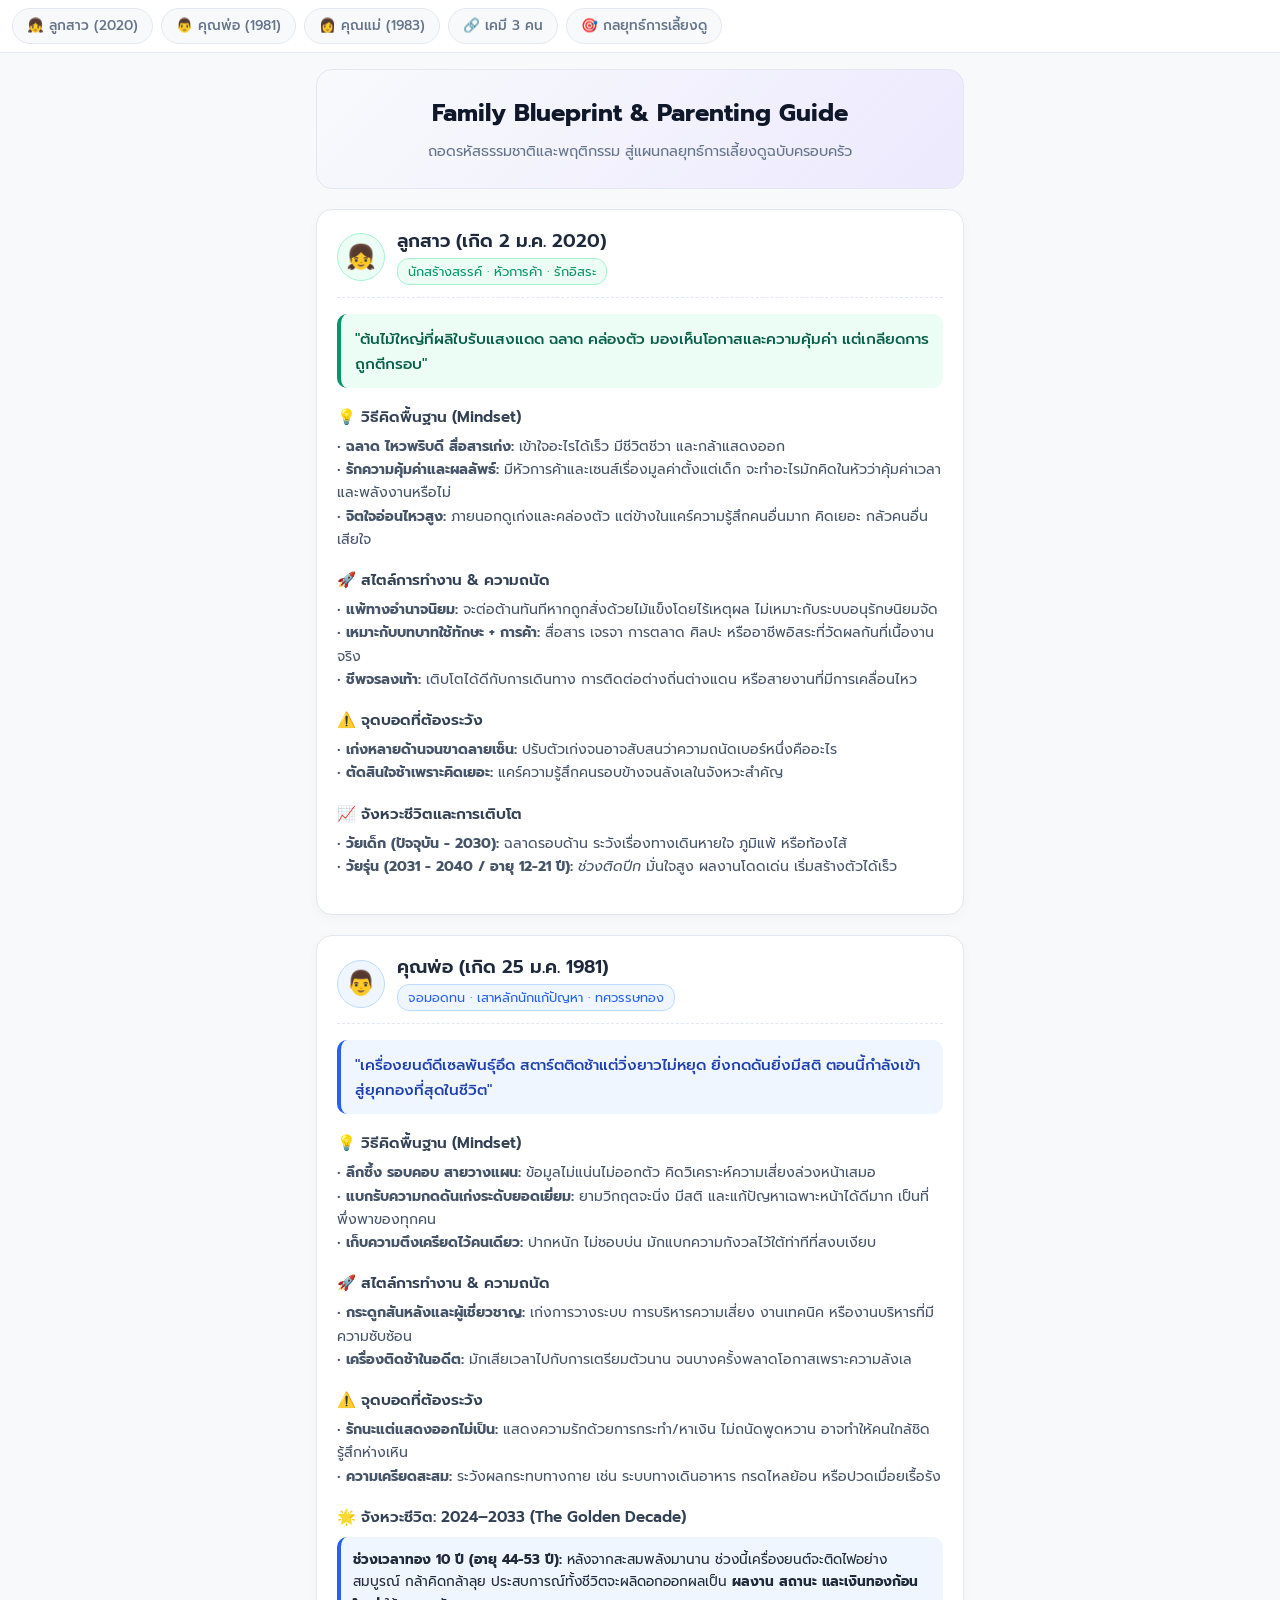
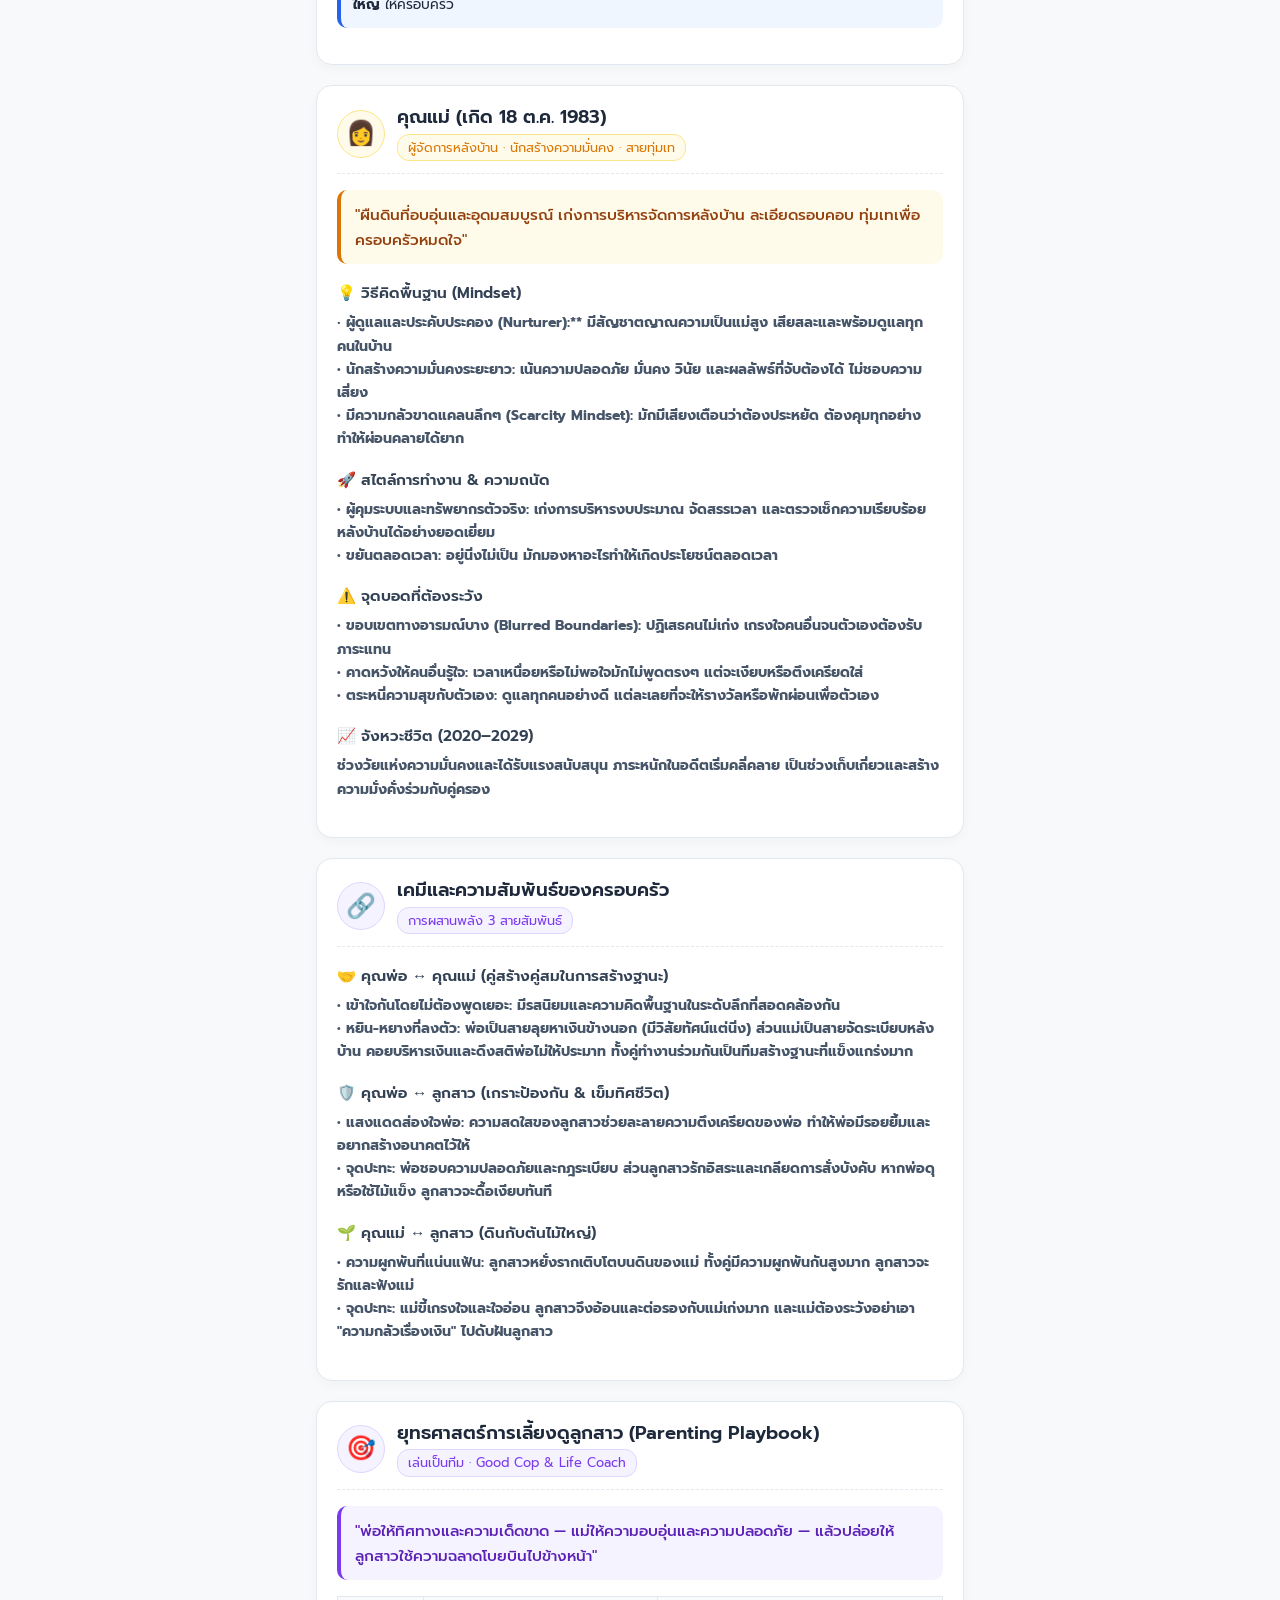
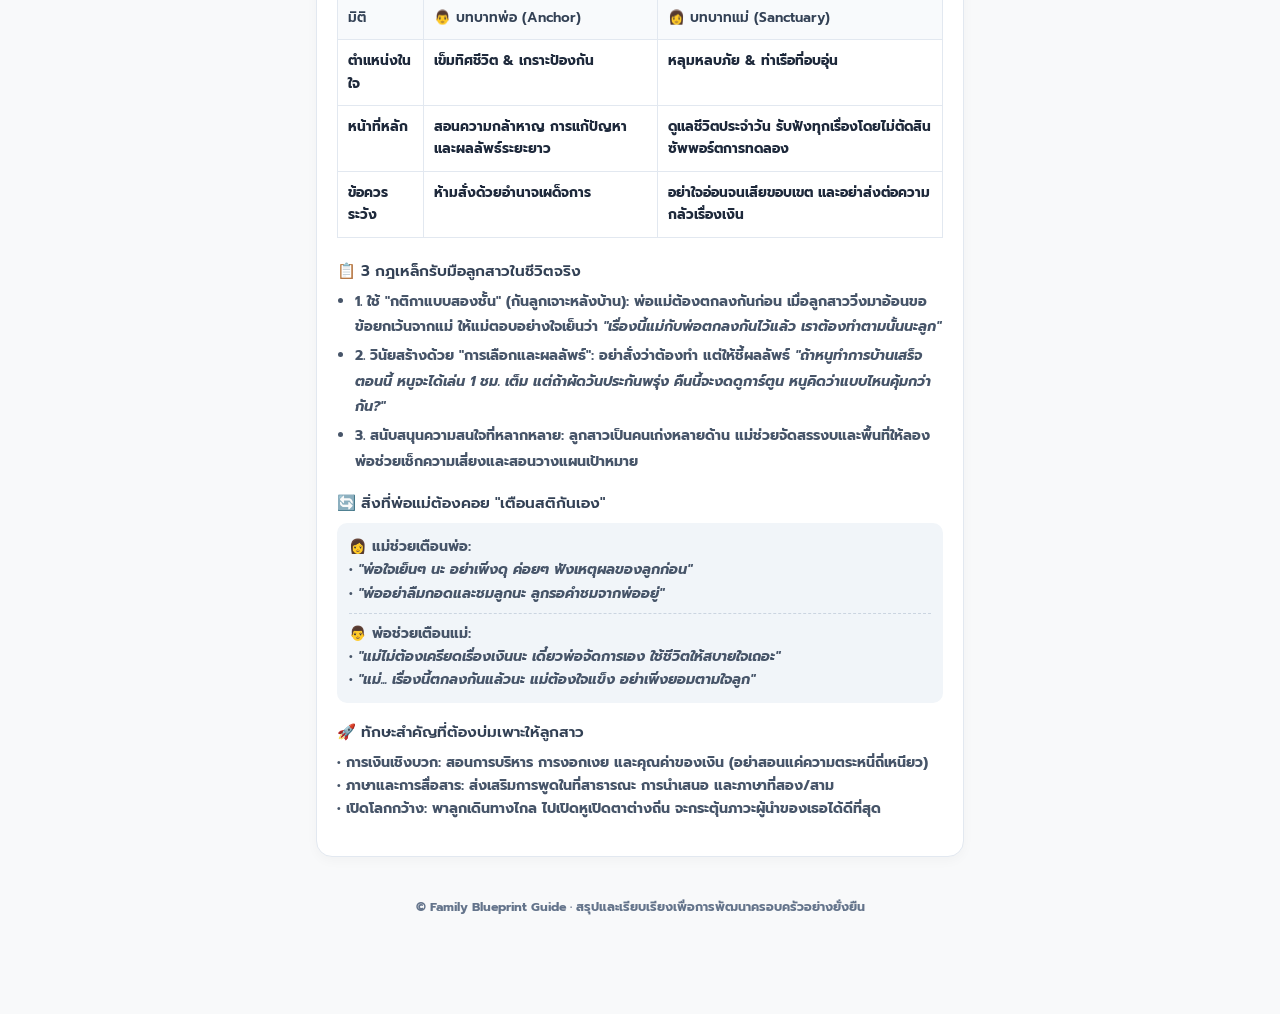
<file: MPNbazi.html>
<!DOCTYPE html>
<html lang="th">
<head>
  <meta charset="UTF-8">
  <meta name="viewport" content="width=device-width, initial-scale=1.0, maximum-scale=1.0, user-scalable=no">
  <title>คู่มือวิเคราะห์ตัวตนและกลยุทธ์ครอบครัว (Family Blueprint)</title>
  
  <!-- Google Fonts: Prompt -->
  <link rel="preconnect" href="https://fonts.googleapis.com">
  <link rel="preconnect" href="https://fonts.gstatic.com" crossorigin>
  <link href="https://fonts.googleapis.com/css2?family=Prompt:ital,wght@0,300;0,400;0,500;0,600;0,700;1,300&display=swap" rel="stylesheet">

  <style>
    :root {
      --bg-main: #f8f9fa;
      --card-bg: #ffffff;
      --text-main: #1e293b;
      --text-muted: #64748b;
      --border-color: #e2e8f0;
      
      /* Theme colors for each person */
      --daughter-primary: #059669;
      --daughter-light: #ecfdf5;
      --daughter-border: #a7f3d0;
      
      --father-primary: #2563eb;
      --father-light: #eff6ff;
      --father-border: #bfdbfe;
      
      --mother-primary: #d97706;
      --mother-light: #fffbeb;
      --mother-border: #fde68a;

      --family-primary: #7c3aed;
      --family-light: #f5f3ff;
      --family-border: #ddd6fe;
    }

    * {
      box-sizing: border-box;
      margin: 0;
      padding: 0;
      font-family: 'Prompt', sans-serif;
      -webkit-tap-highlight-color: transparent;
    }

    body {
      background-color: var(--bg-main);
      color: var(--text-main);
      line-height: 1.65;
      padding-bottom: 60px;
    }

    /* Sticky Navigation */
    .navbar {
      position: sticky;
      top: 0;
      background: rgba(255, 255, 255, 0.92);
      backdrop-filter: blur(8px);
      border-bottom: 1px solid var(--border-color);
      z-index: 100;
      overflow-x: auto;
      white-space: nowrap;
      display: flex;
      padding: 8px 12px;
      gap: 8px;
      scrollbar-width: none;
    }
    .navbar::-webkit-scrollbar {
      display: none;
    }
    .nav-btn {
      display: inline-block;
      padding: 6px 14px;
      border-radius: 20px;
      font-size: 0.85rem;
      font-weight: 500;
      text-decoration: none;
      color: var(--text-muted);
      background: var(--bg-main);
      border: 1px solid var(--border-color);
      transition: all 0.2s ease;
    }
    .nav-btn:active, .nav-btn:hover {
      background: #e2e8f0;
      color: var(--text-main);
    }

    .container {
      max-width: 680px;
      margin: 0 auto;
      padding: 16px;
    }

    /* Hero Header */
    .hero {
      text-align: center;
      padding: 24px 12px;
      background: linear-gradient(135deg, #f8fafc 0%, #ede9fe 100%);
      border-radius: 16px;
      margin-bottom: 20px;
      border: 1px solid var(--border-color);
    }
    .hero h1 {
      font-size: 1.5rem;
      font-weight: 700;
      color: #0f172a;
      margin-bottom: 6px;
    }
    .hero p {
      font-size: 0.9rem;
      color: var(--text-muted);
    }

    /* Section Cards */
    .section-card {
      background: var(--card-bg);
      border-radius: 16px;
      padding: 20px;
      margin-bottom: 20px;
      border: 1px solid var(--border-color);
      box-shadow: 0 4px 12px rgba(0, 0, 0, 0.03);
    }

    .card-header {
      display: flex;
      align-items: center;
      gap: 12px;
      margin-bottom: 16px;
      padding-bottom: 12px;
      border-bottom: 1px dashed var(--border-color);
    }
    .avatar {
      width: 48px;
      height: 48px;
      border-radius: 50%;
      display: flex;
      align-items: center;
      justify-content: center;
      font-size: 1.5rem;
      flex-shrink: 0;
    }
    .title-box h2 {
      font-size: 1.15rem;
      font-weight: 600;
      line-height: 1.3;
    }
    .title-box span {
      font-size: 0.8rem;
      font-weight: 400;
      color: var(--text-muted);
    }

    /* Color variations */
    .daughter-theme .avatar { background: var(--daughter-light); border: 1px solid var(--daughter-border); }
    .daughter-theme .tag { background: var(--daughter-light); color: var(--daughter-primary); border: 1px solid var(--daughter-border); }
    
    .father-theme .avatar { background: var(--father-light); border: 1px solid var(--father-border); }
    .father-theme .tag { background: var(--father-light); color: var(--father-primary); border: 1px solid var(--father-border); }

    .mother-theme .avatar { background: var(--mother-light); border: 1px solid var(--mother-border); }
    .mother-theme .tag { background: var(--mother-light); color: var(--mother-primary); border: 1px solid var(--mother-border); }

    .family-theme .avatar { background: var(--family-light); border: 1px solid var(--family-border); }
    .family-theme .tag { background: var(--family-light); color: var(--family-primary); border: 1px solid var(--family-border); }

    .tag {
      display: inline-block;
      font-size: 0.75rem;
      font-weight: 500;
      padding: 2px 10px;
      border-radius: 12px;
      margin-top: 4px;
    }

    .summary-quote {
      font-size: 0.95rem;
      font-weight: 500;
      padding: 12px 14px;
      border-radius: 10px;
      background: #f8fafc;
      border-left: 4px solid;
      margin-bottom: 16px;
    }
    .daughter-theme .summary-quote { border-color: var(--daughter-primary); color: #065f46; background: var(--daughter-light); }
    .father-theme .summary-quote { border-color: var(--father-primary); color: #1e40af; background: var(--father-light); }
    .mother-theme .summary-quote { border-color: var(--mother-primary); color: #92400e; background: var(--mother-light); }
    .family-theme .summary-quote { border-color: var(--family-primary); color: #5b21b6; background: var(--family-light); }

    /* Content Blocks */
    .topic {
      margin-bottom: 16px;
    }
    .topic h3 {
      font-size: 0.95rem;
      font-weight: 600;
      color: #334155;
      margin-bottom: 6px;
      display: flex;
      align-items: center;
      gap: 6px;
    }
    .topic p, .topic ul {
      font-size: 0.88rem;
      color: #475569;
    }
    .topic ul {
      padding-left: 18px;
    }
    .topic li {
      margin-bottom: 4px;
    }

    /* Highlight badge box */
    .highlight-box {
      background: #f1f5f9;
      border-radius: 10px;
      padding: 12px;
      margin-top: 8px;
      font-size: 0.85rem;
    }

    /* Table Mobile Optimised */
    .strategy-table {
      width: 100%;
      border-collapse: collapse;
      margin: 12px 0;
      font-size: 0.85rem;
    }
    .strategy-table th, .strategy-table td {
      padding: 10px;
      border: 1px solid var(--border-color);
      text-align: left;
      vertical-align: top;
    }
    .strategy-table th {
      background: #f8fafc;
      font-weight: 600;
      color: #334155;
    }

    /* Footer */
    .footer {
      text-align: center;
      font-size: 0.78rem;
      color: var(--text-muted);
      padding: 20px 0;
    }

    /* Smooth Scrolling */
    html {
      scroll-behavior: smooth;
    }
  </style>
</head>
<body>

  <!-- Navigation -->
  <nav class="navbar">
    <a href="#daughter" class="nav-btn">👧 ลูกสาว (2020)</a>
    <a href="#father" class="nav-btn">👨 คุณพ่อ (1981)</a>
    <a href="#mother" class="nav-btn">👩 คุณแม่ (1983)</a>
    <a href="#chemistry" class="nav-btn">🔗 เคมี 3 คน</a>
    <a href="#strategy" class="nav-btn">🎯 กลยุทธ์การเลี้ยงดู</a>
  </nav>

  <div class="container">

    <!-- Header -->
    <header class="hero">
      <h1>Family Blueprint & Parenting Guide</h1>
      <p>ถอดรหัสธรรมชาติและพฤติกรรม สู่แผนกลยุทธ์การเลี้ยงดูฉบับครอบครัว</p>
    </header>

    <!-- 1. ลูกสาว -->
    <section id="daughter" class="section-card daughter-theme">
      <div class="card-header">
        <div class="avatar">👧</div>
        <div class="title-box">
          <h2>ลูกสาว (เกิด 2 ม.ค. 2020)</h2>
          <span class="tag">นักสร้างสรรค์ · หัวการค้า · รักอิสระ</span>
        </div>
      </div>

      <div class="summary-quote">
        "ต้นไม้ใหญ่ที่ผลิใบรับแสงแดด ฉลาด คล่องตัว มองเห็นโอกาสและความคุ้มค่า แต่เกลียดการถูกตีกรอบ"
      </div>

      <div class="topic">
        <h3>💡 วิธีคิดพื้นฐาน (Mindset)</h3>
        <p>• <strong>ฉลาด ไหวพริบดี สื่อสารเก่ง:</strong> เข้าใจอะไรได้เร็ว มีชีวิตชีวา และกล้าแสดงออก<br>
        • <strong>รักความคุ้มค่าและผลลัพธ์:</strong> มีหัวการค้าและเซนส์เรื่องมูลค่าตั้งแต่เด็ก จะทำอะไรมักคิดในหัวว่าคุ้มค่าเวลาและพลังงานหรือไม่<br>
        • <strong>จิตใจอ่อนไหวสูง:</strong> ภายนอกดูเก่งและคล่องตัว แต่ข้างในแคร์ความรู้สึกคนอื่นมาก คิดเยอะ กลัวคนอื่นเสียใจ</p>
      </div>

      <div class="topic">
        <h3>🚀 สไตล์การทำงาน & ความถนัด</h3>
        <p>• <strong>แพ้ทางอำนาจนิยม:</strong> จะต่อต้านทันทีหากถูกสั่งด้วยไม้แข็งโดยไร้เหตุผล ไม่เหมาะกับระบบอนุรักษนิยมจัด<br>
        • <strong>เหมาะกับบทบาทใช้ทักษะ + การค้า:</strong> สื่อสาร เจรจา การตลาด ศิลปะ หรืออาชีพอิสระที่วัดผลกันที่เนื้องานจริง<br>
        • <strong>ชีพจรลงเท้า:</strong> เติบโตได้ดีกับการเดินทาง การติดต่อต่างถิ่นต่างแดน หรือสายงานที่มีการเคลื่อนไหว</p>
      </div>

      <div class="topic">
        <h3>⚠️ จุดบอดที่ต้องระวัง</h3>
        <p>• <strong>เก่งหลายด้านจนขาดลายเซ็น:</strong> ปรับตัวเก่งจนอาจสับสนว่าความถนัดเบอร์หนึ่งคืออะไร<br>
        • <strong>ตัดสินใจช้าเพราะคิดเยอะ:</strong> แคร์ความรู้สึกคนรอบข้างจนลังเลในจังหวะสำคัญ</p>
      </div>

      <div class="topic">
        <h3>📈 จังหวะชีวิตและการเติบโต</h3>
        <p>• <strong>วัยเด็ก (ปัจจุบัน - 2030):</strong> ฉลาดรอบด้าน ระวังเรื่องทางเดินหายใจ ภูมิแพ้ หรือท้องไส้<br>
        • <strong>วัยรุ่น (2031 - 2040 / อายุ 12-21 ปี):</strong> <em>ช่วงติดปีก</em> มั่นใจสูง ผลงานโดดเด่น เริ่มสร้างตัวได้เร็ว</p>
      </div>
    </section>

    <!-- 2. คุณพ่อ -->
    <section id="father" class="section-card father-theme">
      <div class="card-header">
        <div class="avatar">👨</div>
        <div class="title-box">
          <h2>คุณพ่อ (เกิด 25 ม.ค. 1981)</h2>
          <span class="tag">จอมอดทน · เสาหลักนักแก้ปัญหา · ทศวรรษทอง</span>
        </div>
      </div>

      <div class="summary-quote">
        "เครื่องยนต์ดีเซลพันธุ์อึด สตาร์ตติดช้าแต่วิ่งยาวไม่หยุด ยิ่งกดดันยิ่งมีสติ ตอนนี้กำลังเข้าสู่ยุคทองที่สุดในชีวิต"
      </div>

      <div class="topic">
        <h3>💡 วิธีคิดพื้นฐาน (Mindset)</h3>
        <p>• <strong>ลึกซึ้ง รอบคอบ สายวางแผน:</strong> ข้อมูลไม่แน่นไม่ออกตัว คิดวิเคราะห์ความเสี่ยงล่วงหน้าเสมอ<br>
        • <strong>แบกรับความกดดันเก่งระดับยอดเยี่ยม:</strong> ยามวิกฤตจะนิ่ง มีสติ และแก้ปัญหาเฉพาะหน้าได้ดีมาก เป็นที่พึ่งพาของทุกคน<br>
        • <strong>เก็บความตึงเครียดไว้คนเดียว:</strong> ปากหนัก ไม่ชอบบ่น มักแบกความกังวลไว้ใต้ท่าทีที่สงบเงียบ</p>
      </div>

      <div class="topic">
        <h3>🚀 สไตล์การทำงาน & ความถนัด</h3>
        <p>• <strong>กระดูกสันหลังและผู้เชี่ยวชาญ:</strong> เก่งการวางระบบ การบริหารความเสี่ยง งานเทคนิค หรืองานบริหารที่มีความซับซ้อน<br>
        • <strong>เครื่องติดช้าในอดีต:</strong> มักเสียเวลาไปกับการเตรียมตัวนาน จนบางครั้งพลาดโอกาสเพราะความลังเล</p>
      </div>

      <div class="topic">
        <h3>⚠️ จุดบอดที่ต้องระวัง</h3>
        <p>• <strong>รักนะแต่แสดงออกไม่เป็น:</strong> แสดงความรักด้วยการกระทำ/หาเงิน ไม่ถนัดพูดหวาน อาจทำให้คนใกล้ชิดรู้สึกห่างเหิน<br>
        • <strong>ความเครียดสะสม:</strong> ระวังผลกระทบทางกาย เช่น ระบบทางเดินอาหาร กรดไหลย้อน หรือปวดเมื่อยเรื้อรัง</p>
      </div>

      <div class="topic">
        <h3>🌟 จังหวะชีวิต: 2024–2033 (The Golden Decade)</h3>
        <div class="highlight-box" style="background: #eff6ff; border-left: 4px solid var(--father-primary);">
          <strong>ช่วงเวลาทอง 10 ปี (อายุ 44-53 ปี):</strong> หลังจากสะสมพลังมานาน ช่วงนี้เครื่องยนต์จะติดไฟอย่างสมบูรณ์ กล้าคิดกล้าลุย ประสบการณ์ทั้งชีวิตจะผลิดอกออกผลเป็น <strong>ผลงาน สถานะ และเงินทองก้อนใหญ่</strong> ให้ครอบครัว
        </div>
      </div>
    </section>

    <!-- 3. คุณแม่ -->
    <section id="mother" class="section-card mother-theme">
      <div class="card-header">
        <div class="avatar">👩</div>
        <div class="title-box">
          <h2>คุณแม่ (เกิด 18 ต.ค. 1983)</h2>
          <span class="tag">ผู้จัดการหลังบ้าน · นักสร้างความมั่นคง · สายทุ่มเท</span>
        </div>
      </div>

      <div class="summary-quote">
        "ผืนดินที่อบอุ่นและอุดมสมบูรณ์ เก่งการบริหารจัดการหลังบ้าน ละเอียดรอบคอบ ทุ่มเทเพื่อครอบครัวหมดใจ"
      </div>

      <div class="topic">
        <h3>💡 วิธีคิดพื้นฐาน (Mindset)</h3>
        <p>• <strong>ผู้ดูแลและประคับประคอง (Nurturer):** มีสัญชาตญาณความเป็นแม่สูง เสียสละและพร้อมดูแลทุกคนในบ้าน<br>
        • <strong>นักสร้างความมั่นคงระยะยาว:</strong> เน้นความปลอดภัย มั่นคง วินัย และผลลัพธ์ที่จับต้องได้ ไม่ชอบความเสี่ยง<br>
        • <strong>มีความกลัวขาดแคลนลึกๆ (Scarcity Mindset):</strong> มักมีเสียงเตือนว่าต้องประหยัด ต้องคุมทุกอย่าง ทำให้ผ่อนคลายได้ยาก</p>
      </div>

      <div class="topic">
        <h3>🚀 สไตล์การทำงาน & ความถนัด</h3>
        <p>• <strong>ผู้คุมระบบและทรัพยากรตัวจริง:</strong> เก่งการบริหารงบประมาณ จัดสรรเวลา และตรวจเช็กความเรียบร้อยหลังบ้านได้อย่างยอดเยี่ยม<br>
        • <strong>ขยันตลอดเวลา:</strong> อยู่นิ่งไม่เป็น มักมองหาอะไรทำให้เกิดประโยชน์ตลอดเวลา</p>
      </div>

      <div class="topic">
        <h3>⚠️ จุดบอดที่ต้องระวัง</h3>
        <p>• <strong>ขอบเขตทางอารมณ์บาง (Blurred Boundaries):</strong> ปฏิเสธคนไม่เก่ง เกรงใจคนอื่นจนตัวเองต้องรับภาระแทน<br>
        • <strong>คาดหวังให้คนอื่นรู้ใจ:</strong> เวลาเหนื่อยหรือไม่พอใจมักไม่พูดตรงๆ แต่จะเงียบหรือตึงเครียดใส่<br>
        • <strong>ตระหนี่ความสุขกับตัวเอง:</strong> ดูแลทุกคนอย่างดี แต่ละเลยที่จะให้รางวัลหรือพักผ่อนเพื่อตัวเอง</p>
      </div>

      <div class="topic">
        <h3>📈 จังหวะชีวิต (2020–2029)</h3>
        <p>ช่วงวัยแห่งความมั่นคงและได้รับแรงสนับสนุน ภาระหนักในอดีตเริ่มคลี่คลาย เป็นช่วงเก็บเกี่ยวและสร้างความมั่งคั่งร่วมกับคู่ครอง</p>
      </div>
    </section>

    <!-- 4. เคมี 3 คน -->
    <section id="chemistry" class="section-card family-theme">
      <div class="card-header">
        <div class="avatar">🔗</div>
        <div class="title-box">
          <h2>เคมีและความสัมพันธ์ของครอบครัว</h2>
          <span class="tag">การผสานพลัง 3 สายสัมพันธ์</span>
        </div>
      </div>

      <div class="topic">
        <h3>🤝 คุณพ่อ ↔ คุณแม่ (คู่สร้างคู่สมในการสร้างฐานะ)</h3>
        <p>• <strong>เข้าใจกันโดยไม่ต้องพูดเยอะ:</strong> มีรสนิยมและความคิดพื้นฐานในระดับลึกที่สอดคล้องกัน<br>
        • <strong>หยิน-หยางที่ลงตัว:</strong> พ่อเป็นสายลุยหาเงินข้างนอก (มีวิสัยทัศน์แต่นิ่ง) ส่วนแม่เป็นสายจัดระเบียบหลังบ้าน คอยบริหารเงินและดึงสติพ่อไม่ให้ประมาท ทั้งคู่ทำงานร่วมกันเป็นทีมสร้างฐานะที่แข็งแกร่งมาก</p>
      </div>

      <div class="topic">
        <h3>🛡️ คุณพ่อ ↔ ลูกสาว (เกราะป้องกัน & เข็มทิศชีวิต)</h3>
        <p>• <strong>แสงแดดส่องใจพ่อ:</strong> ความสดใสของลูกสาวช่วยละลายความตึงเครียดของพ่อ ทำให้พ่อมีรอยยิ้มและอยากสร้างอนาคตไว้ให้<br>
        • <strong>จุดปะทะ:</strong> พ่อชอบความปลอดภัยและกฎระเบียบ ส่วนลูกสาวรักอิสระและเกลียดการสั่งบังคับ หากพ่อดุหรือใช้ไม้แข็ง ลูกสาวจะดื้อเงียบทันที</p>
      </div>

      <div class="topic">
        <h3>🌱 คุณแม่ ↔ ลูกสาว (ดินกับต้นไม้ใหญ่)</h3>
        <p>• <strong>ความผูกพันที่แน่นแฟ้น:</strong> ลูกสาวหยั่งรากเติบโตบนดินของแม่ ทั้งคู่มีความผูกพันกันสูงมาก ลูกสาวจะรักและฟังแม่<br>
        • <strong>จุดปะทะ:</strong> แม่ขี้เกรงใจและใจอ่อน ลูกสาวจึงอ้อนและต่อรองกับแม่เก่งมาก และแม่ต้องระวังอย่าเอา "ความกลัวเรื่องเงิน" ไปดับฝันลูกสาว</p>
      </div>
    </section>

    <!-- 5. กลยุทธ์การเลี้ยงดู -->
    <section id="strategy" class="section-card family-theme">
      <div class="card-header">
        <div class="avatar">🎯</div>
        <div class="title-box">
          <h2>ยุทธศาสตร์การเลี้ยงดูลูกสาว (Parenting Playbook)</h2>
          <span class="tag">เล่นเป็นทีม · Good Cop & Life Coach</span>
        </div>
      </div>

      <div class="summary-quote">
        "พ่อให้ทิศทางและความเด็ดขาด — แม่ให้ความอบอุ่นและความปลอดภัย — แล้วปล่อยให้ลูกสาวใช้ความฉลาดโบยบินไปข้างหน้า"
      </div>

      <!-- Strategy Table -->
      <table class="strategy-table">
        <thead>
          <tr>
            <th>มิติ</th>
            <th>👨 บทบาทพ่อ (Anchor)</th>
            <th>👩 บทบาทแม่ (Sanctuary)</th>
          </tr>
        </thead>
        <tbody>
          <tr>
            <td><strong>ตำแหน่งในใจ</strong></td>
            <td>เข็มทิศชีวิต & เกราะป้องกัน</td>
            <td>หลุมหลบภัย & ท่าเรือที่อบอุ่น</td>
          </tr>
          <tr>
            <td><strong>หน้าที่หลัก</strong></td>
            <td>สอนความกล้าหาญ การแก้ปัญหา และผลลัพธ์ระยะยาว</td>
            <td>ดูแลชีวิตประจำวัน รับฟังทุกเรื่องโดยไม่ตัดสิน ซัพพอร์ตการทดลอง</td>
          </tr>
          <tr>
            <td><strong>ข้อควรระวัง</strong></td>
            <td>ห้ามสั่งด้วยอำนาจเผด็จการ</td>
            <td>อย่าใจอ่อนจนเสียขอบเขต และอย่าส่งต่อความกลัวเรื่องเงิน</td>
          </tr>
        </tbody>
      </table>

      <div class="topic" style="margin-top: 20px;">
        <h3>📋 3 กฎเหล็กรับมือลูกสาวในชีวิตจริง</h3>
        <ul style="line-height: 1.8;">
          <li><strong>1. ใช้ "กติกาแบบสองชั้น" (กันลูกเจาะหลังบ้าน):</strong> พ่อแม่ต้องตกลงกันก่อน เมื่อลูกสาววิ่งมาอ้อนขอข้อยกเว้นจากแม่ ให้แม่ตอบอย่างใจเย็นว่า <em>"เรื่องนี้แม่กับพ่อตกลงกันไว้แล้ว เราต้องทำตามนั้นนะลูก"</em></li>
          <li><strong>2. วินัยสร้างด้วย "การเลือกและผลลัพธ์":</strong> อย่าสั่งว่าต้องทำ แต่ให้ชี้ผลลัพธ์ <em>"ถ้าหนูทำการบ้านเสร็จตอนนี้ หนูจะได้เล่น 1 ชม. เต็ม แต่ถ้าผัดวันประกันพรุ่ง คืนนี้จะงดดูการ์ตูน หนูคิดว่าแบบไหนคุ้มกว่ากัน?"</em></li>
          <li><strong>3. สนับสนุนความสนใจที่หลากหลาย:</strong> ลูกสาวเป็นคนเก่งหลายด้าน แม่ช่วยจัดสรรงบและพื้นที่ให้ลอง พ่อช่วยเช็กความเสี่ยงและสอนวางแผนเป้าหมาย</li>
        </ul>
      </div>

      <div class="topic">
        <h3>🔄 สิ่งที่พ่อแม่ต้องคอย "เตือนสติกันเอง"</h3>
        <div class="highlight-box">
          <p><strong>👩 แม่ช่วยเตือนพ่อ:</strong><br>
          • <em>"พ่อใจเย็นๆ นะ อย่าเพิ่งดุ ค่อยๆ ฟังเหตุผลของลูกก่อน"</em><br>
          • <em>"พ่ออย่าลืมกอดและชมลูกนะ ลูกรอคำชมจากพ่ออยู่"</em></p>
          <hr style="margin: 8px 0; border: none; border-top: 1px dashed #cbd5e1;">
          <p><strong>👨 พ่อช่วยเตือนแม่:</strong><br>
          • <em>"แม่ไม่ต้องเครียดเรื่องเงินนะ เดี๋ยวพ่อจัดการเอง ใช้ชีวิตให้สบายใจเถอะ"</em><br>
          • <em>"แม่... เรื่องนี้ตกลงกันแล้วนะ แม่ต้องใจแข็ง อย่าเพิ่งยอมตามใจลูก"</em></p>
        </div>
      </div>

      <div class="topic">
        <h3>🚀 ทักษะสำคัญที่ต้องบ่มเพาะให้ลูกสาว</h3>
        <p>• <strong>การเงินเชิงบวก:</strong> สอนการบริหาร การงอกเงย และคุณค่าของเงิน (อย่าสอนแค่ความตระหนี่ถี่เหนียว)<br>
        • <strong>ภาษาและการสื่อสาร:</strong> ส่งเสริมการพูดในที่สาธารณะ การนำเสนอ และภาษาที่สอง/สาม<br>
        • <strong>เปิดโลกกว้าง:</strong> พาลูกเดินทางไกล ไปเปิดหูเปิดตาต่างถิ่น จะกระตุ้นภาวะผู้นำของเธอได้ดีที่สุด</p>
      </div>
    </section>

    <!-- Footer -->
    <footer class="footer">
      <p>© Family Blueprint Guide · สรุปและเรียบเรียงเพื่อการพัฒนาครอบครัวอย่างยั่งยืน</p>
    </footer>

  </div>

</body>
</html>
</file>
<file: reading/style.css>
:root {
  --primary: #4A90E2;
  --success: #48CFAD;
  --warning: #FFCE54;
  --danger: #FC6E51;
  --purple: #AC92EC;
  --bg: #F5F7FA;
  --card-bg: #FFFFFF;
  --font-family: 'Fredoka', 'Quicksand', -apple-system, sans-serif;
}

* {
  box-sizing: border-box;
  margin: 0;
  padding: 0;
  -webkit-tap-highlight-color: transparent;
  user-select: none;
}

body {
  font-family: var(--font-family);
  background: var(--bg);
  color: #434A54;
  overflow-x: hidden;
  padding-bottom: max(30px, env(safe-area-inset-bottom));
}

.top-nav {
  display: flex;
  justify-content: space-between;
  align-items: center;
  padding: max(12px, env(safe-area-inset-top)) max(16px, env(safe-area-inset-right)) 12px max(16px, env(safe-area-inset-left));
  background: #FFF;
  box-shadow: 0 4px 12px rgba(0,0,0,0.06);
  position: sticky;
  top: 0;
  z-index: 100;
}

.nav-btn {
  background: #E6E9ED;
  border: none;
  font-family: inherit;
  font-size: 1.05rem;
  font-weight: 600;
  padding: 8px 14px;
  border-radius: 20px;
  cursor: pointer;
}
.pet-nav-btn { background: #FFCE54; color: #434A54; }

.stars-counter {
  font-size: 1.25rem;
  font-weight: 700;
  color: #F6BB42;
  background: #FFF9E6;
  padding: 6px 14px;
  border-radius: 20px;
  border: 2px solid #F6BB42;
}

.screen {
  display: none;
  padding: 16px;
  max-width: 650px;
  margin: 0 auto;
  animation: fadeIn 0.2s ease-out;
}
.screen.active { display: block; }

@keyframes fadeIn {
  from { opacity: 0; transform: translateY(6px); }
  to { opacity: 1; transform: translateY(0); }
}

.header-box { text-align: center; margin-bottom: 20px; }
.header-box h1 { font-size: 1.8rem; color: #37BC9B; }
.header-box p { font-size: 1rem; color: #656D78; margin-top: 4px; }

.islands-grid {
  display: grid;
  grid-template-columns: repeat(auto-fill, minmax(135px, 1fr));
  gap: 12px;
}

.island-card {
  background: var(--card-bg);
  border-radius: 20px;
  padding: 16px 10px;
  text-align: center;
  box-shadow: 0 4px 12px rgba(0,0,0,0.05);
  cursor: pointer;
  border: 3px solid #E8CEFF;
  transition: transform 0.15s;
}
.island-card:active { transform: scale(0.96); }
.island-icon { font-size: 2.8rem; margin-bottom: 6px; }
.island-title { font-size: 0.95rem; font-weight: 600; }
.island-badge {
  display: inline-block;
  margin-top: 6px;
  font-size: 0.8rem;
  background: #F5F7FA;
  padding: 3px 8px;
  border-radius: 12px;
  color: #8CC152;
  font-weight: 700;
}

.back-pill {
  background: #E6E9ED;
  border: none;
  padding: 8px 14px;
  border-radius: 14px;
  font-family: inherit;
  font-size: 0.95rem;
  font-weight: 600;
  cursor: pointer;
  margin-bottom: 12px;
}

.unit-title { font-size: 1.5rem; color: #4A90E2; margin-bottom: 14px; }

.stories-grid { display: flex; flex-direction: column; gap: 10px; }
.story-row-card {
  display: flex;
  align-items: center;
  background: #FFF;
  padding: 14px 16px;
  border-radius: 18px;
  box-shadow: 0 4px 10px rgba(0,0,0,0.04);
  cursor: pointer;
}
.story-row-card:active { transform: scale(0.98); }
.story-row-card .row-emoji { font-size: 2rem; margin-right: 14px; }
.story-row-card .row-name { font-size: 1.15rem; font-weight: 600; flex: 1; }
.story-row-card .row-star { font-size: 1.2rem; }

.reader-card {
  background: #FFF;
  border-radius: 24px;
  padding: 20px 16px;
  box-shadow: 0 6px 20px rgba(0,0,0,0.06);
  text-align: center;
}
.story-illustration { font-size: 4.5rem; margin-bottom: 8px; }
.reader-card h2 { font-size: 1.6rem; margin-bottom: 16px; color: #3BAFDA; }

.story-text-container {
  background: #FDFBEE;
  border: 2px dashed #F5D76E;
  border-radius: 18px;
  padding: 16px;
  margin-bottom: 20px;
  text-align: left;
}
.story-line {
  font-size: 1.35rem;
  line-height: 2.1rem;
  margin-bottom: 10px;
  display: flex;
  flex-wrap: wrap;
  align-items: center;
}
.word-span {
  padding: 2px 4px;
  border-radius: 6px;
  cursor: pointer;
}
.word-span.speaking {
  background: #FFCE54;
  color: #000;
  transform: scale(1.1);
  font-weight: 700;
}
.line-emoji { margin-left: 6px; font-size: 1.4rem; }

.btn-giant {
  width: 100%;
  padding: 15px;
  border-radius: 18px;
  font-family: inherit;
  font-size: 1.25rem;
  font-weight: 700;
  border: none;
  cursor: pointer;
  box-shadow: 0 5px 0 rgba(0,0,0,0.1);
}
.btn-giant:active { transform: translateY(4px); box-shadow: none; }
.play-btn { background: #48CFAD; color: #FFF; margin-bottom: 12px; }
.next-mission-btn { background: #4A90E2; color: #FFF; }

.game-top-bar {
  display: flex;
  justify-content: space-between;
  align-items: center;
  margin-bottom: 10px;
}
.mission-tag {
  background: #AC92EC;
  color: #FFF;
  padding: 5px 14px;
  border-radius: 14px;
  font-weight: 600;
}
.btn-close {
  background: #E6E9ED;
  border: none;
  font-size: 1.1rem;
  border-radius: 50%;
  width: 36px;
  height: 36px;
  cursor: pointer;
}

/* ============================================================
   กล่องเนื้อเรื่องกำกับในหน้า Mission (Mission Story Banner)
============================================================ */
.mission-story-banner {
  background: #FFFDF0;
  border: 2px solid #F5D76E;
  border-radius: 18px;
  padding: 12px 14px;
  margin-bottom: 14px;
  box-shadow: 0 3px 10px rgba(0,0,0,0.03);
}
.banner-header {
  display: flex;
  justify-content: space-between;
  align-items: center;
  margin-bottom: 8px;
  padding-bottom: 6px;
  border-bottom: 1px dashed #F5D76E;
}
.banner-title {
  font-weight: 700;
  color: #D4AC0D;
  font-size: 1.05rem;
}
.banner-listen-btn {
  background: #48CFAD;
  color: #FFF;
  border: none;
  padding: 4px 10px;
  border-radius: 12px;
  font-family: inherit;
  font-size: 0.85rem;
  font-weight: 600;
  cursor: pointer;
}
.banner-lines {
  display: flex;
  flex-direction: column;
  gap: 6px;
}
.banner-line-row {
  font-size: 1.15rem;
  line-height: 1.6rem;
  display: flex;
  flex-wrap: wrap;
  align-items: center;
}
.banner-line-row .word-span {
  padding: 1px 3px;
}

/* กล่องคำถามและตัวเลือก */
.mission-card {
  background: #FFF;
  border-radius: 22px;
  padding: 16px;
  box-shadow: 0 6px 20px rgba(0,0,0,0.06);
}
.prompt-box {
  display: flex;
  align-items: center;
  justify-content: space-between;
  background: #EBF2FA;
  padding: 10px 14px;
  border-radius: 14px;
  margin-bottom: 14px;
}
.prompt-box h3 { font-size: 1.15rem; color: #2B5797; }
.tts-small-btn {
  background: #FFF;
  border: none;
  font-size: 1.2rem;
  border-radius: 50%;
  width: 36px;
  height: 36px;
  cursor: pointer;
}

.choice-cards-container {
  display: flex;
  flex-direction: column;
  gap: 10px;
}
.tap-card {
  background: #F5F7FA;
  border: 3px solid #CCD1D9;
  border-radius: 16px;
  padding: 14px 16px;
  font-size: 1.2rem;
  font-weight: 600;
  cursor: pointer;
}
.tap-card:active { transform: scale(0.97); }
.tap-card.correct { background: #E8F8F5; border-color: #37BC9B; color: #16A085; }
.tap-card.wrong { animation: shake 0.3s; background: #FDEDEC; border-color: #E74C3C; }

@keyframes shake {
  0%, 100% { transform: translateX(0); }
  25% { transform: translateX(-6px); }
  75% { transform: translateX(6px); }
}

.sequence-slots {
  display: grid;
  grid-template-columns: repeat(2, 1fr);
  gap: 10px;
}
.seq-box {
  background: #FDFBEE;
  border: 2px dashed #F5D76E;
  border-radius: 16px;
  padding: 12px;
  text-align: center;
  min-height: 85px;
  font-size: 1.05rem;
  cursor: pointer;
}
.seq-box.filled { background: #E8F8F5; border: 2px solid #37BC9B; }

.venn-container {
  display: flex;
  position: relative;
  height: 150px;
  margin: 10px 0;
}
.venn-circle {
  flex: 1;
  border: 3px solid #4A90E2;
  border-radius: 50%;
  display: flex;
  align-items: center;
  justify-content: center;
  font-weight: 700;
  font-size: 0.95rem;
  cursor: pointer;
}
.venn-left { background: rgba(74, 144, 226, 0.15); margin-right: -30px; }
.venn-right { background: rgba(246, 187, 66, 0.15); border-color: #F6BB42; margin-left: -30px; }
.venn-middle {
  position: absolute;
  left: 33%;
  width: 34%;
  height: 100%;
  display: flex;
  align-items: center;
  justify-content: center;
  cursor: pointer;
  z-index: 10;
  font-weight: 700;
  color: #37BC9B;
}

.pet-card {
  background: #FFF;
  border-radius: 24px;
  padding: 20px;
  text-align: center;
}
.pet-avatar { font-size: 5.5rem; margin: 12px 0; animation: bouncePet 2s infinite ease-in-out; }
@keyframes bouncePet { 0%, 100% { transform: translateY(0); } 50% { transform: translateY(-10px); } }
.pet-bubble { background: #E6E9ED; display: inline-block; padding: 6px 14px; border-radius: 14px; font-weight: 600; margin-bottom: 16px; }
.bar-outer { background: #CCD1D9; height: 14px; border-radius: 10px; overflow: hidden; margin: 6px 0 20px 0; }
.bar-inner { background: #ED5565; height: 100%; transition: width 0.3s; }
.btn-speaker { background: #48CFAD; color: #FFF; font-size: 1.15rem; font-family: inherit; font-weight: 700; border: none; padding: 10px 20px; border-radius: 18px; cursor: pointer; margin-bottom: 14px; }
.vocab-bubble-row { display: flex; gap: 10px; justify-content: center; flex-wrap: wrap; }
.vocab-bubble { background: #EBF2FA; border: 2px solid #4A90E2; padding: 10px 20px; border-radius: 20px; font-size: 1.2rem; font-weight: 700; cursor: pointer; }

#confettiCanvas {
  position: fixed;
  top: 0; left: 0;
  width: 100%; height: 100%;
  pointer-events: none;
  z-index: 999;
}

@media screen and (max-width: 400px) {
  .banner-line-row { font-size: 1.05rem; }
  .prompt-box h3 { font-size: 1.05rem; }
  .tap-card { font-size: 1.1rem; padding: 12px 14px; }
}
</file>
